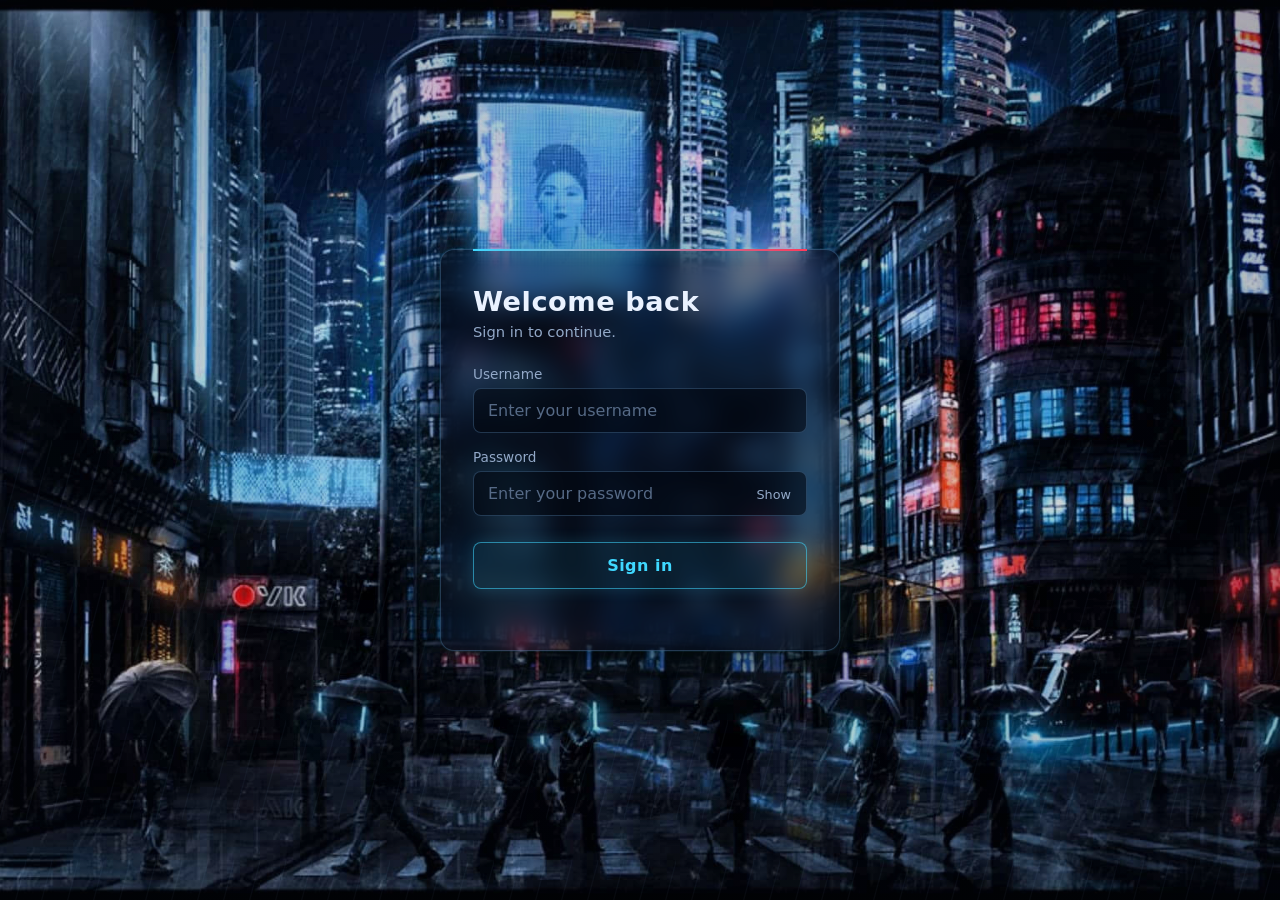
<file: index.html>
<!DOCTYPE html>
<html lang="en">
<head>
<meta charset="UTF-8">
<meta name="viewport" content="width=device-width, initial-scale=1">
<title>RMV Manpover Services</title>
<link rel="stylesheet" href="style.css">
</head>
<body>
  <div class="rain" aria-hidden="true"></div>

  <!-- ============ LOGIN PAGE ============ -->
  <div class="view" id="loginView">
    <section class="card">
      <h1>Welcome back</h1>
      <p class="sub">Sign in to continue.</p>

      <form id="loginForm" novalidate>
        <label for="user">Username</label>
        <input id="user" name="user" type="text" autocomplete="username" autocapitalize="none" autocorrect="off" spellcheck="false" placeholder="Enter your username" required>

        <label for="pass">Password</label>
        <div class="pw">
          <input id="pass" name="pass" type="password" autocomplete="current-password" autocapitalize="none" autocorrect="off" spellcheck="false" placeholder="Enter your password" required>
          <button type="button" id="toggle" aria-label="Show password">Show</button>
        </div>

        <button class="flow submit" id="submitBtn" type="submit"><span class="label">Sign in</span></button>
        <p class="error" id="error" role="alert"></p>
      </form>
    </section>
  </div>

  <!-- ============ HOME PAGE ============ -->
  <div class="view" id="homeView" hidden>
    <header class="bar glass">
      <div class="brand">
        <div class="mark" aria-hidden="true">RMV</div>
        <div class="name">RMV MANPOVER SERVICES</div>
      </div>
      <div class="right">
        <div class="user"><i class="dot" aria-hidden="true"></i><span>Signed in</span></div>
        <button class="flow out" id="signOut"><span class="label">Sign out</span></button>
      </div>
    </header>

    <main>
      <section class="hero">
        <div>
          <h1 class="hello"><span id="greet">Good evening</span>,<br><em>welcome back.</em></h1>
          <p class="sub">Pick up where you left off. Everything for your team is one click away.</p>
        </div>
        <div class="clock glass">
          <div class="time" id="time">--:--<small id="sec">--</small></div>
          <div class="date" id="date">&nbsp;</div>
        </div>
      </section>

      <section class="grid">
        <a class="tile glass" href="companies.html">
          <div class="ico"><svg viewBox="0 0 24 24"><path d="M4 21V5a1 1 0 0 1 1-1h8a1 1 0 0 1 1 1v16M14 9h5a1 1 0 0 1 1 1v11M3 21h18M8 8h2M8 12h2M8 16h2M17 13h.01M17 17h.01"/></svg></div>
          <h3>Companies</h3><p>Add client companies and import their registers.</p>
          <div class="go">Open <svg viewBox="0 0 24 24"><path d="M5 12h14M13 6l6 6-6 6"/></svg></div>
        </a>
        <a class="tile glass" href="formulas.html">
          <div class="ico"><svg viewBox="0 0 24 24"><path d="M17 5H7l6 7-6 7h10"/></svg></div>
          <h3>Formulas</h3><p>Set the PF, ESI and invoice rates for each company.</p>
          <div class="go">Open <svg viewBox="0 0 24 24"><path d="M5 12h14M13 6l6 6-6 6"/></svg></div>
        </a>
        <a class="tile glass" href="employees.html">
          <div class="ico"><svg viewBox="0 0 24 24"><circle cx="9" cy="8" r="3.2"/><path d="M3 20c0-3.3 2.7-6 6-6s6 2.7 6 6"/><circle cx="17.5" cy="9" r="2.4"/><path d="M17 14.2c2.4.3 4 2.2 4 4.8"/></svg></div>
          <h3>Employees</h3><p>View and manage your workforce records.</p>
          <div class="go">Open <svg viewBox="0 0 24 24"><path d="M5 12h14M13 6l6 6-6 6"/></svg></div>
        </a>
        <a class="tile glass" href="payroll.html">
          <div class="ico"><svg viewBox="0 0 24 24"><rect x="3" y="6" width="18" height="12" rx="2.5"/><circle cx="12" cy="12" r="2.6"/><path d="M6.5 9.5v.01M17.5 14.5v.01"/></svg></div>
          <h3>Payroll</h3><p>Calculate salaries and prepare payslips.</p>
          <div class="go">Open <svg viewBox="0 0 24 24"><path d="M5 12h14M13 6l6 6-6 6"/></svg></div>
        </a>
        <a class="tile glass" href="attendance.html">
          <div class="ico"><svg viewBox="0 0 24 24"><rect x="3.5" y="5" width="17" height="15" rx="2.5"/><path d="M8 3v4M16 3v4M3.5 10h17M9 15l2 2 4-4"/></svg></div>
          <h3>Attendance</h3><p>Track days worked, leave and overtime.</p>
          <div class="go">Open <svg viewBox="0 0 24 24"><path d="M5 12h14M13 6l6 6-6 6"/></svg></div>
        </a>
        <a class="tile glass" href="reports.html">
          <div class="ico"><svg viewBox="0 0 24 24"><path d="M4 20V10M10 20V4M16 20v-7M22 20H2"/></svg></div>
          <h3>Reports</h3><p>Review summaries and download records.</p>
          <div class="go">Open <svg viewBox="0 0 24 24"><path d="M5 12h14M13 6l6 6-6 6"/></svg></div>
        </a>
      </section>
    </main>

    <footer>&copy; <span id="yr"></span> RMV Manpover Services</footer>
  </div>

<script>
  const loginView = document.getElementById('loginView');
  const homeView  = document.getElementById('homeView');
  const form = document.getElementById('loginForm');
  const err  = document.getElementById('error');
  const pass = document.getElementById('pass');
  const btn  = document.getElementById('submitBtn');
  const label = btn.querySelector('.label');

  const VALID_USER = 'rmv2026';
  const VALID_PASS = 'rmv@2026';

  /* ---- switching between the two pages ---- */
  function showHome() {
    loginView.hidden = true; homeView.hidden = false;
    document.body.classList.add('in-home');
    window.scrollTo(0, 0); tick();
  }
  function showLogin() {
    homeView.hidden = true; loginView.hidden = false;
    document.body.classList.remove('in-home');
    form.reset(); err.textContent = '';
    btn.classList.remove('busy', 'done', 'fail'); label.textContent = 'Sign in';
    pass.type = 'password'; document.getElementById('toggle').textContent = 'Show';
  }

  /* ---- login ---- */
  document.getElementById('toggle').addEventListener('click', e => {
    const show = pass.type === 'password';
    pass.type = show ? 'text' : 'password';
    e.target.textContent = show ? 'Hide' : 'Show';
    e.target.setAttribute('aria-label', show ? 'Hide password' : 'Show password');
  });

  function showFail(msg) {
    err.textContent = msg;
    btn.classList.add('fail');
    setTimeout(() => btn.classList.remove('fail'), 700);
  }

  form.addEventListener('submit', e => {
    e.preventDefault();
    if (btn.classList.contains('busy') || btn.classList.contains('done')) return;

    const u = form.user.value.trim().toLowerCase(), p = form.pass.value.trim();
    err.textContent = '';
    btn.classList.remove('fail');
    void btn.offsetWidth;
    btn.classList.add('busy');

    setTimeout(() => {
      btn.classList.remove('busy');
      if (u !== VALID_USER || p !== VALID_PASS) { showFail('Incorrect username or password.'); return; }
      btn.classList.add('done');
      label.textContent = 'Signed in';
      try { sessionStorage.setItem('rmvAuth', '1'); } catch (e) {}
      setTimeout(showHome, 400);
    }, 700);
  });

  /* ---- home ---- */
  document.getElementById('signOut').addEventListener('click', () => {
    try { sessionStorage.removeItem('rmvAuth'); } catch (e) {}
    showLogin();
  });

  const pad = n => String(n).padStart(2, '0');
  function tick() {
    const d = new Date(), h = d.getHours();
    document.getElementById('greet').textContent = h < 12 ? 'Good morning' : h < 17 ? 'Good afternoon' : 'Good evening';
    document.getElementById('time').firstChild.nodeValue = pad(h % 12 || 12) + ':' + pad(d.getMinutes());
    document.getElementById('sec').textContent = pad(d.getSeconds()) + ' ' + (h < 12 ? 'AM' : 'PM');
    document.getElementById('date').textContent = d.toLocaleDateString(undefined, { weekday:'long', day:'numeric', month:'long', year:'numeric' });
  }
  setInterval(() => { if (!homeView.hidden) tick(); }, 1000);
  document.getElementById('yr').textContent = new Date().getFullYear();

  document.querySelectorAll('.tile').forEach(t => {
        t.addEventListener('mousemove', e => {
      const r = t.getBoundingClientRect();
      t.style.setProperty('--mx', (e.clientX - r.left) + 'px');
      t.style.setProperty('--my', (e.clientY - r.top) + 'px');
    });
  });

  window.addEventListener('pageshow', e => {
    if (!e.persisted) return;
    let ok = false; try { ok = sessionStorage.getItem('rmvAuth') === '1'; } catch (x) {}
    if (ok) showHome(); else showLogin();
  });

  /* stay signed in on refresh (until the tab is closed or you sign out) */
  try { if (sessionStorage.getItem('rmvAuth') === '1') showHome(); } catch (e) {}
</script>
</body>
</html>
</file>
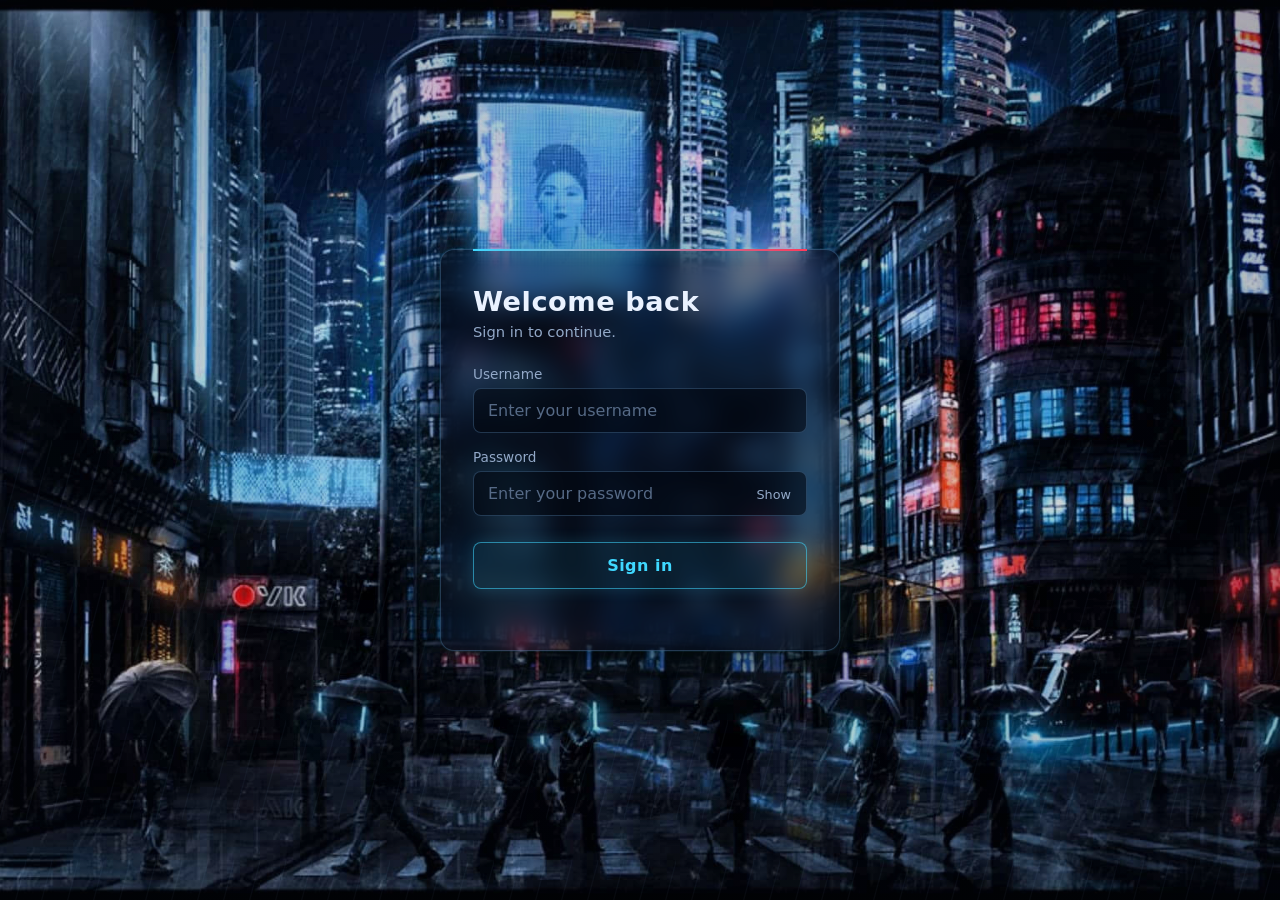
<file: attendance.html>
<!DOCTYPE html>
<html lang="en">
<head>
<meta charset="UTF-8">
<meta name="viewport" content="width=device-width, initial-scale=1">
<title>Attendance | RMV Manpover Services</title>
<link rel="stylesheet" href="style.css">
<style>
  .legend { display:flex; flex-wrap:wrap; gap:8px 18px; padding:12px 18px; font-size:.82rem; color:var(--muted); border-bottom:1px solid var(--line); }
  .legend span { display:inline-flex; align-items:center; gap:7px; }
  .chip { display:inline-grid; place-items:center; width:24px; height:24px; border-radius:7px; font-weight:700; font-size:.78rem; border:1px solid transparent; }
  .chip.s-P, .cell.s-P { color:#3dffa0; background:rgba(61,255,160,.12); border-color:rgba(61,255,160,.4); }
  .chip.s-H, .cell.s-H { color:#ffc857; background:rgba(255,200,87,.12); border-color:rgba(255,200,87,.4); }
  .chip.s-A, .cell.s-A { color:var(--neon-red); background:rgba(255,59,92,.14); border-color:rgba(255,59,92,.45); }
  .chip.s-L, .cell.s-L { color:#c79bff; background:rgba(199,155,255,.13); border-color:rgba(199,155,255,.4); }
  .chip.s-W, .cell.s-W { color:#8fa6c4; background:rgba(143,166,196,.12); border-color:rgba(143,166,196,.35); }

  table.att { min-width:0; table-layout:auto; width:max-content; min-width:100%; }
  table.att th:nth-child(n) { width:auto; }
  table.att th, table.att td { padding:10px 3px; text-align:center; overflow:visible; }
  table.att tbody td { border-top:1px solid rgba(130,195,255,.1); }
  table.att tbody tr:hover td:not(.who) { background:rgba(63,216,255,.06); }
  table.att thead th { font-size:.7rem; letter-spacing:0; text-transform:none; line-height:1.25; }
  table.att thead th small { display:block; color:var(--muted); font-size:.64rem; opacity:.8; }
  table.att th.sun, table.att td.sun { background:rgba(255,59,92,.06); }
  table.att th.today { color:var(--cyan); box-shadow:inset 0 -2px 0 var(--cyan); }
  table.att .who { text-align:left; padding-left:16px; padding-right:12px; min-width:170px; max-width:220px; position:sticky; left:0; z-index:2;
    background:#0a1426; border-right:1px solid var(--line); white-space:nowrap; overflow:hidden; text-overflow:ellipsis; font-size:.9rem; }
  table.att .who small { display:block; color:var(--muted); font-size:.72rem; }
  table.att thead .who { text-transform:uppercase; font-size:.72rem; letter-spacing:.08em; color:var(--muted); }
  table.att .tot { min-width:52px; font-variant-numeric:tabular-nums; font-size:.88rem; }
  table.att thead .tot { padding:10px 6px; text-transform:uppercase; letter-spacing:.08em; font-size:.72rem; }
  table.att tbody .tot:first-of-type { border-left:1px solid var(--line); }
  table.att tfoot td { border-top:1px solid var(--line); padding:10px 3px; color:var(--muted); font-size:.74rem; font-variant-numeric:tabular-nums; }
  table.att tfoot .who { color:var(--muted); font-size:.74rem; text-transform:uppercase; letter-spacing:.06em; }

  .cell { width:28px; height:28px; border-radius:7px; font:inherit; font-weight:700; font-size:.78rem; cursor:pointer;
    color:var(--muted); background:rgba(255,255,255,.03); border:1px solid rgba(130,195,255,.14); padding:0; transition:transform .12s, border-color .15s; }
  .cell:hover { transform:scale(1.12); border-color:var(--cyan); }
  .cell:focus-visible { outline:2px solid #fff; outline-offset:1px; }
  input.ot { width:58px; padding:5px 6px; text-align:center; font-size:.85rem; border-radius:6px; }
  .gmeta { color:var(--muted); font-size:.85rem; }
  .tip { color:var(--muted); font-size:.8rem; padding:12px 18px; margin:0; border-top:1px solid var(--line); }
  @media print {
    body::before, .rain, .bar, .tools, .actions, .legend, .tip, .toast { display:none !important; }
    body { background:#fff; color:#000; } .glass { background:none; border:0; box-shadow:none; backdrop-filter:none; }
    table.att .who { background:#fff; } .cell { color:#000; border-color:#999; }
  }
</style>
</head>
<body>
<script src="common.js"></script>

  <div class="view">
    <main class="wrap">
      <div class="head">
        <div>
          <h2>Attendance</h2>
          <p id="attSummary"></p>
        </div>
        <div class="actions">
          <button class="flow btn" id="fillBtn"><span class="label">Mark all present</span></button>
          <button class="flow btn ghost" id="clearBtn"><span class="label">Clear month</span></button>
          <button class="flow btn ghost" id="exportBtn"><span class="label">Export CSV</span></button>
          <button class="flow btn ghost" id="printBtn"><span class="label">Print</span></button>
        </div>
      </div>

      <div class="tools glass">
        <select id="coSel" aria-label="Company"></select>
        <select id="mSel" aria-label="Month"></select>
        <select id="ySel" aria-label="Year" style="flex:0 1 130px"></select>
      </div>

      <section class="group glass">
        <div class="ghead">
          <h3><span id="gTitle">Company</span> <span class="count" id="gCount">0</span></h3>
          <span class="gmeta" id="gMonth"></span>
        </div>
        <div class="legend" aria-label="Legend">
          <span><i class="chip s-P">P</i>Present</span>
          <span><i class="chip s-H">H</i>Half day</span>
          <span><i class="chip s-A">A</i>Absent</span>
          <span><i class="chip s-L">L</i>Leave</span>
          <span><i class="chip s-W">W</i>Weekly off</span>
        </div>
        <div class="scroll" id="attBody"></div>
        <p class="tip">Click a box to cycle Present, Half day, Absent, Leave, Weekly off, then blank. Or select a box and press P, H, A, L, W, or Delete.</p>
      </section>
    </main>
  </div>

  <div class="toast" id="toast" hidden></div>

<script>
(function () {
  var EMP_KEY = 'rmvEmployees', ATT_KEY = 'rmvAttendance', PREF_KEY = 'rmvAttendancePrefs';
  var CYCLE = ['', 'P', 'H', 'A', 'L', 'W'];
  var $ = function (id) { return document.getElementById(id); };
  var esc = function (v) { return String(v == null ? '' : v).replace(/[&<>"']/g, function (c) { return ({'&':'&amp;','<':'&lt;','>':'&gt;','"':'&quot;',"'":'&#39;'})[c]; }); };
  var load = function (k, d) { try { var v = JSON.parse(localStorage.getItem(k) || 'null'); return v == null ? d : v; } catch (e) { return d; } };
  var store = function (k, v) { try { localStorage.setItem(k, JSON.stringify(v)); } catch (e) {} };

  var emp = load(EMP_KEY, { companies: [], employees: [] });
  if (!emp.companies || !emp.employees) emp = { companies: [], employees: [] };
  var att = load(ATT_KEY, {});
  var prefs = load(PREF_KEY, {});

  var now = new Date();
  var qc = new URLSearchParams(location.search).get('company');
  var company = emp.companies.indexOf(qc) >= 0 ? qc : (emp.companies.indexOf(prefs.company) >= 0 ? prefs.company : (emp.companies[0] || ''));
  var month = /^\d{4}-\d{2}$/.test(prefs.month || '') ? prefs.month : now.getFullYear() + '-' + String(now.getMonth() + 1).padStart(2, '0');


  var MN = ['January','February','March','April','May','June','July','August','September','October','November','December'];
  (function () {
    var cy = new Date().getFullYear(), y = '';
    for (var k = 2020; k <= cy + 5; k++) y += '<option>' + k + '</option>';
    $('ySel').innerHTML = y;
    $('mSel').innerHTML = MN.map(function (n, i) { return '<option value="' + String(i + 1).padStart(2, '0') + '">' + n + '</option>'; }).join('');
  })();
  function setMonthUI() {
    var yy = month.slice(0, 4);
    if (![].some.call($('ySel').options, function (o) { return o.value === yy; })) $('ySel').insertAdjacentHTML('beforeend', '<option>' + yy + '</option>');
    $('mSel').value = month.slice(5); $('ySel').value = yy;
  }
  function onMonth() { month = $('ySel').value + '-' + $('mSel').value; prefs.month = month; store(PREF_KEY, prefs); render(); }

  function toast(msg, bad) {
    var t = $('toast'); t.textContent = msg; t.classList.toggle('bad', !!bad); t.hidden = false;
    clearTimeout(toast.t); toast.t = setTimeout(function () { t.hidden = true; }, 2400);
  }
  function fmt(n) { return Number.isInteger(n) ? String(n) : n.toFixed(1); }
  function dim() { var p = month.split('-'); return new Date(+p[0], +p[1], 0).getDate(); }
  function dow(d) { var p = month.split('-'); return new Date(+p[0], +p[1] - 1, d).getDay(); }
  function monthLabel() { var p = month.split('-'); return new Date(+p[0], +p[1] - 1, 1).toLocaleDateString(undefined, { month: 'long', year: 'numeric' }); }
  function people() { return emp.employees.filter(function (x) { return x.company === company; }); }
  function rec(id) { var m = att[month] = att[month] || {}; return m[id] = m[id] || { d: {}, ot: 0 }; }
  function peek(id) { return (att[month] && att[month][id]) || { d: {}, ot: 0 }; }

  function totals(id) {
    var r = peek(id), t = { P: 0, H: 0, A: 0, L: 0, W: 0 };
    Object.keys(r.d).forEach(function (k) { if (t[r.d[k]] != null) t[r.d[k]]++; });
    return { worked: t.P + t.H * 0.5, W: t.W, L: t.L, A: t.A, ot: +r.ot || 0 };
  }

  function render() {
    var sel = $('coSel');
    sel.innerHTML = emp.companies.length ? emp.companies.map(function (c) { return '<option>' + esc(c) + '</option>'; }).join('') : '<option value="">No companies</option>';
    sel.value = company; setMonthUI();

    var list = people(), n = dim(), body = $('attBody');
    $('attSummary').textContent = company
      ? list.length + ' employee' + (list.length === 1 ? '' : 's') + ' in ' + company
      : 'No companies added yet';
    $('gTitle').textContent = company || 'No company';
    $('gCount').textContent = list.length;
    $('gMonth').textContent = monthLabel();

    if (!emp.companies.length || !list.length) {
      body.innerHTML = '<div class="empty"><h3>' + (emp.companies.length ? 'No employees in ' + esc(company) : 'No employees yet') + '</h3>' +
        '<p>Add them on the <a href="employees.html" style="color:var(--cyan)">Employees</a> page, then come back to mark attendance.</p></div>';
      return;
    }

    var isNow = month === now.getFullYear() + '-' + String(now.getMonth() + 1).padStart(2, '0');
    var h = '<table class="att"><thead><tr><th class="who">Employee</th>';
    for (var d = 1; d <= n; d++) {
      var w = dow(d);
      h += '<th class="' + (w === 0 ? 'sun' : '') + (isNow && d === now.getDate() ? ' today' : '') + '">' + d + '<small>' + 'SMTWTFS'[w] + '</small></th>';
    }
    h += '<th class="tot">Worked</th><th class="tot">W/O</th><th class="tot">Leave</th><th class="tot">Absent</th><th class="tot">OT hrs</th></tr></thead><tbody>';

    list.forEach(function (x) {
      var r = peek(x.id), t = totals(x.id);
      h += '<tr data-row="' + x.id + '"><td class="who">' + esc(x.name) + '<small>' + esc(x.code || x.designation || '') + '</small></td>';
      for (var d = 1; d <= n; d++) {
        var s = r.d[d] || '';
        h += '<td class="' + (dow(d) === 0 ? 'sun' : '') + '"><button class="cell' + (s ? ' s-' + s : '') + '" data-e="' + x.id + '" data-d="' + d + '" aria-label="' +
          esc(x.name) + ', day ' + d + (s ? ', ' + s : ', blank') + '">' + s + '</button></td>';
      }
      h += '<td class="tot" data-t="worked">' + fmt(t.worked) + '</td><td class="tot" data-t="W">' + t.W + '</td><td class="tot" data-t="L">' + t.L + '</td><td class="tot" data-t="A">' + t.A +
        '</td><td class="tot"><input class="ot" type="number" min="0" step="0.5" data-ot="' + x.id + '" value="' + (t.ot || '') + '" aria-label="Overtime hours for ' + esc(x.name) + '"></td></tr>';
    });

    h += '</tbody><tfoot><tr><td class="who">Present</td>';
    for (var d2 = 1; d2 <= n; d2++) h += '<td data-f="' + d2 + '"></td>';
    h += '<td colspan="5"></td></tr></tfoot></table>';
    body.innerHTML = h;
    footer();
  }

  function footer() {
    var n = dim(), list = people();
    for (var d = 1; d <= n; d++) {
      var c = 0;
      list.forEach(function (x) { var s = peek(x.id).d[d]; if (s === 'P') c++; else if (s === 'H') c += 0.5; });
      var el = document.querySelector('[data-f="' + d + '"]'); if (el) el.textContent = c ? fmt(c) : '';
    }
  }

  function paintCell(btn, s) {
    btn.className = 'cell' + (s ? ' s-' + s : ''); btn.textContent = s;
    var lab = btn.getAttribute('aria-label').split(',').slice(0, 2).join(',');
    btn.setAttribute('aria-label', lab + (s ? ', ' + s : ', blank'));
  }
  function paintRow(id) {
    var tr = document.querySelector('[data-row="' + id + '"]'); if (!tr) return;
    var t = totals(id);
    tr.querySelector('[data-t="worked"]').textContent = fmt(t.worked);
    ['W', 'L', 'A'].forEach(function (k) { tr.querySelector('[data-t="' + k + '"]').textContent = t[k]; });
  }
  function setStatus(btn, s) {
    var id = btn.dataset.e, d = btn.dataset.d, r = rec(id);
    if (s) r.d[d] = s; else delete r.d[d];
    store(ATT_KEY, att); paintCell(btn, s); paintRow(id); footer();
  }

  /* ---- clicks and keys on the grid ---- */
  $('attBody').addEventListener('click', function (e) {
    var b = e.target.closest('.cell'); if (!b) return;
    var cur = b.textContent.trim();
    setStatus(b, CYCLE[(CYCLE.indexOf(cur) + 1) % CYCLE.length]);
  });
  $('attBody').addEventListener('keydown', function (e) {
    var b = e.target.closest('.cell'); if (!b) return;
    var k = e.key.toUpperCase();
    if ('PHALW'.indexOf(k) >= 0 && k.length === 1) { e.preventDefault(); setStatus(b, k); }
    else if (e.key === 'Delete' || e.key === 'Backspace') { e.preventDefault(); setStatus(b, ''); }
    else if (e.key === 'ArrowRight' || e.key === 'ArrowLeft') {
      var nx = b.closest('td')[e.key === 'ArrowRight' ? 'nextElementSibling' : 'previousElementSibling'];
      var c = nx && nx.querySelector('.cell'); if (c) { e.preventDefault(); c.focus(); }
    }
  });
  $('attBody').addEventListener('change', function (e) {
    var i = e.target.closest('input[data-ot]'); if (!i) return;
    var v = Math.max(0, parseFloat(i.value) || 0);
    rec(i.dataset.ot).ot = v; i.value = v || ''; store(ATT_KEY, att);
  });

  /* ---- toolbar ---- */
  $('coSel').addEventListener('change', function () { company = this.value; prefs.company = company; store(PREF_KEY, prefs); render(); });
  $('mSel').addEventListener('change', onMonth); $('ySel').addEventListener('change', onMonth);

  $('fillBtn').addEventListener('click', function () {
    var list = people(), n = dim(), filled = 0;
    if (!list.length) { toast('No employees to mark', true); return; }
    list.forEach(function (x) {
      var r = rec(x.id), start = 1, jm = String(x.joined || '').match(/^(\d{4})-(\d{2})-(\d{2})$/);
      if (jm) { if (jm[1] + '-' + jm[2] === month) start = +jm[3]; else if (jm[1] + '-' + jm[2] > month) start = n + 1; }
      for (var d = start; d <= n; d++) if (!r.d[d]) { r.d[d] = dow(d) === 0 ? 'W' : 'P'; filled++; }
    });
    store(ATT_KEY, att); render();
    toast(filled ? 'Filled ' + filled + ' blank boxes (Sundays as weekly off)' : 'Nothing blank to fill');
  });
  $('clearBtn').addEventListener('click', function () {
    var list = people();
    if (!list.length) return;
    if (!confirm('Clear all attendance for ' + company + ' in ' + monthLabel() + '?')) return;
    list.forEach(function (x) { if (att[month]) delete att[month][x.id]; });
    store(ATT_KEY, att); render(); toast('Month cleared');
  });
  $('exportBtn').addEventListener('click', function () {
    var list = people(), n = dim();
    if (!list.length) { toast('Nothing to export', true); return; }
    var q = function (v) { return '"' + String(v == null ? '' : v).replace(/"/g, '""') + '"'; };
    var head = ['code', 'name']; for (var d = 1; d <= n; d++) head.push(d);
    head = head.concat(['worked', 'weekly_off', 'leave', 'absent', 'ot_hours']);
    var rows = list.map(function (x) {
      var r = peek(x.id), t = totals(x.id), row = [q(x.code), q(x.name)];
      for (var d = 1; d <= n; d++) row.push(r.d[d] || '');
      return row.concat([t.worked, t.W, t.L, t.A, t.ot]).join(',');
    });
    var a = document.createElement('a');
    a.href = URL.createObjectURL(new Blob([[head.join(',')].concat(rows).join('\r\n')], { type: 'text/csv' }));
    a.download = 'attendance-' + company.replace(/[^\w]+/g, '-') + '-' + month + '.csv';
    document.body.appendChild(a); a.click(); a.remove();
  });
  $('printBtn').addEventListener('click', function () { window.print(); });

  render();
})();
</script>
</body>
</html>
</file>
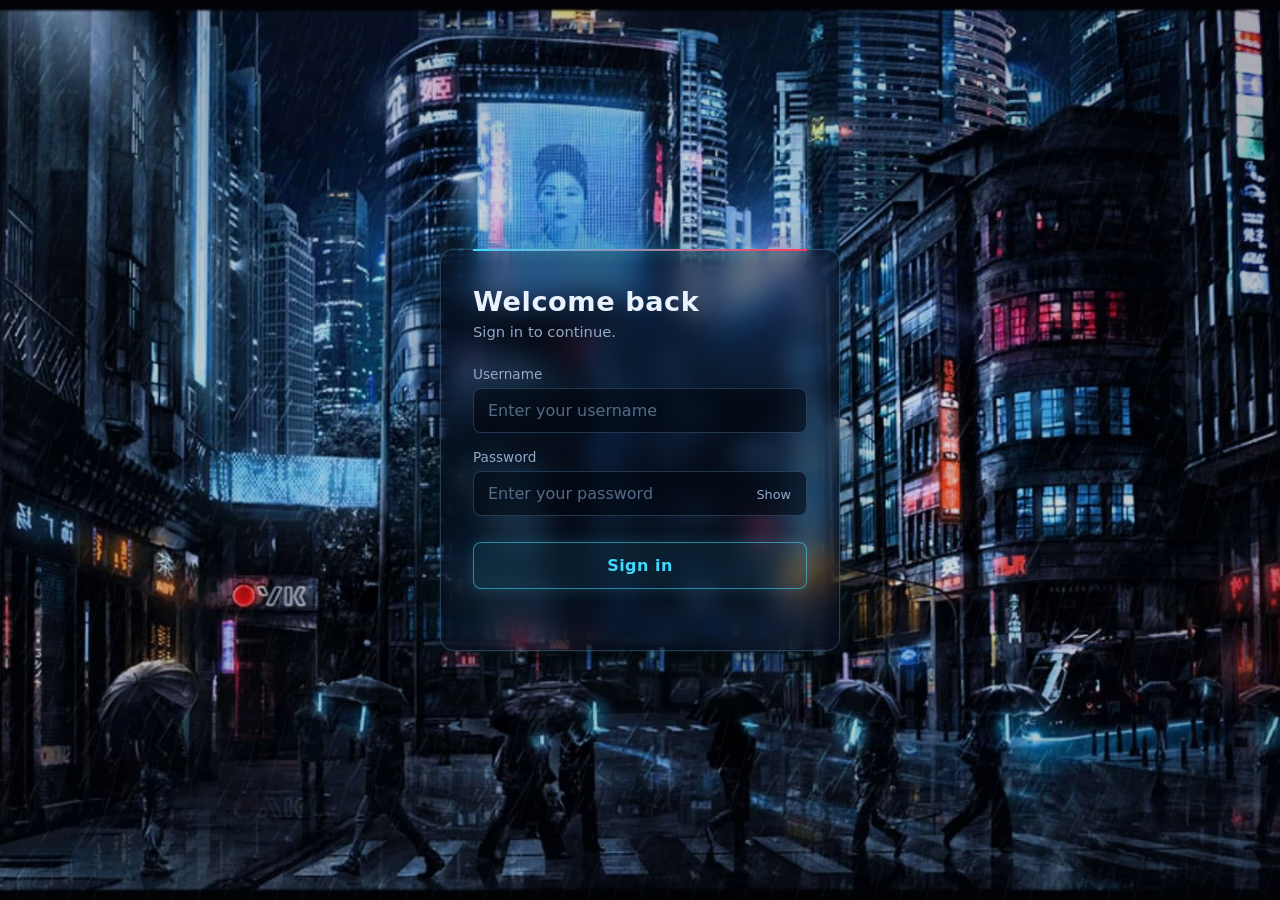
<file: companies.html>
<!DOCTYPE html>
<html lang="en">
<head>
<meta charset="UTF-8">
<meta name="viewport" content="width=device-width, initial-scale=1">
<title>Companies | RMV Manpover Services</title>
<link rel="stylesheet" href="style.css">
<style>
  .cgrid { display:grid; grid-template-columns:repeat(auto-fill,minmax(320px,1fr)); gap:18px; }
  .co { border-radius:18px; padding:22px; display:flex; flex-direction:column; gap:14px; transition:transform .3s, border-color .3s, box-shadow .3s; }
  .co:hover { transform:translateY(-4px); border-color:rgba(63,216,255,.55); box-shadow:0 22px 60px rgba(0,0,0,.5), 0 0 30px rgba(63,216,255,.15); }
  .co .top { display:flex; align-items:center; gap:14px; }
  .co .ico { flex:none; }
  .co h3 { font-size:1.15rem; font-weight:600; line-height:1.25; }
  .co .meta { color:var(--muted); font-size:.85rem; margin-top:2px; }
  .co .addr { color:var(--muted); font-size:.86rem; line-height:1.5; min-height:2.6em; }
  .co .addr em { opacity:.6; }
  .links { display:flex; flex-wrap:wrap; gap:8px; }
  .links a { text-decoration:none; font-size:.82rem; font-weight:600; color:var(--cyan); padding:7px 12px; border-radius:8px; border:1px solid rgba(63,216,255,.35); background:rgba(63,216,255,.06); transition:background .2s, color .2s; }
  .links a:hover { background:var(--cyan); color:#02121c; }
  .links a:focus-visible { outline:2px solid #fff; outline-offset:2px; }
  .co .foot { display:flex; justify-content:flex-end; gap:4px; margin-top:auto; border-top:1px solid rgba(130,195,255,.1); padding-top:10px; }
  textarea { width:100%; padding:12px 14px; font:inherit; color:var(--ink); background:rgba(2,8,18,.6); border:1px solid var(--line); border-radius:8px; outline:none; resize:vertical; min-height:80px; }
  textarea:focus-visible { border-color:var(--cyan); box-shadow:0 0 0 3px rgba(63,216,255,.25); }
</style>
</head>
<body>
<script src="common.js"></script>
<script src="xlsx.mini.min.js"></script>

  <div class="view">
    <main class="wrap">
      <div class="head">
        <div><h2>Companies</h2><p id="coSummary"></p></div>
        <div class="actions">
          <button class="flow btn" id="addCoBtn"><span class="label">+ Add company</span></button>
          <button class="flow btn ghost" id="regBtn"><span class="label">Import PayRegister (.xlsx)</span></button>
          <button class="flow btn ghost" id="bkBtn"><span class="label">Backup data</span></button>
          <button class="flow btn ghost" id="rsBtn"><span class="label">Restore backup</span></button>
          <input type="file" id="regFile" accept=".xlsx" hidden>
          <input type="file" id="rsFile" accept=".json,application/json" hidden>
        </div>
      </div>
      <div id="coList"></div>
    </main>
  </div>

  <dialog id="coDlg">
    <form id="coForm" novalidate>
      <h3 id="coDlgTitle">Add company</h3>
      <label for="coName">Company name</label><input id="coName" autocomplete="off" required>
      <label for="coAddr">Address (optional)</label><textarea id="coAddr"></textarea>
      <p class="error" id="coErr" role="alert"></p>
      <div class="dact">
        <button type="button" class="flow btn ghost" id="coCancel"><span class="label">Cancel</span></button>
        <button type="submit" class="flow btn"><span class="label">Save</span></button>
      </div>
    </form>
  </dialog>

  <div class="toast" id="toast" hidden></div>

<script>
  const KEY = 'rmvEmployees';
  let db = { companies: [], employees: [], info: {} };
  try { const saved = JSON.parse(localStorage.getItem(KEY) || 'null'); if (saved && saved.companies && saved.employees) db = saved; } catch (e) {}
  db.info = db.info || {};
  function save() { try { localStorage.setItem(KEY, JSON.stringify(db)); } catch (e) {} }

  const $ = id => document.getElementById(id);
  const esc = s => String(s ?? '').replace(/[&<>"']/g, c => ({'&':'&amp;','<':'&lt;','>':'&gt;','"':'&quot;',"'":'&#39;'}[c]));
  const uid = () => Date.now().toString(36) + Math.random().toString(36).slice(2, 7);
  function toast(msg, bad) {
    const t = $('toast'); t.textContent = msg; t.classList.toggle('bad', !!bad); t.hidden = false;
    clearTimeout(toast.t); toast.t = setTimeout(() => t.hidden = true, 3200);
  }

  function renderCompanies() {
    const total = db.employees.length;
    $('coSummary').textContent = db.companies.length
      ? `${db.companies.length} compan${db.companies.length === 1 ? 'y' : 'ies'} \u00b7 ${total} employee${total === 1 ? '' : 's'}`
      : 'No companies added yet';
    if (!db.companies.length) {
      $('coList').innerHTML = '<div class="empty glass"><h3>No companies yet</h3><p>Add one with the button above, or import a PayRegister .xlsx to add a company with all its employees at once.</p></div>';
      return;
    }
    $('coList').innerHTML = '<div class="cgrid">' + db.companies.map(c => {
      const n = db.employees.filter(x => x.company === c).length, a = (db.info[c] || {}).address, q = encodeURIComponent(c);
      return `<article class="co glass">
        <div class="top"><div class="ico"><svg viewBox="0 0 24 24"><path d="M4 21V5a1 1 0 0 1 1-1h8a1 1 0 0 1 1 1v16M14 9h5a1 1 0 0 1 1 1v11M3 21h18M8 8h2M8 12h2M8 16h2M17 13h.01M17 17h.01"/></svg></div>
          <div><h3>${esc(c)}</h3><div class="meta">${n} employee${n === 1 ? '' : 's'}</div></div></div>
        <div class="addr">${a ? esc(a) : '<em>No address added</em>'}</div>
        <div class="links"><a href="employees.html?company=${q}">Employees</a><a href="attendance.html?company=${q}">Attendance</a><a href="formulas.html?company=${q}">Formula</a><a href="payroll.html?company=${q}">Payroll</a></div>
        <div class="foot"><button class="linkbtn" data-edit="${esc(c)}">Edit</button><button class="linkbtn del" data-del="${esc(c)}">Remove</button></div>
      </article>`;
    }).join('') + '</div>';
  }

  /* ---- add / edit company ---- */
  let editing = null;
  function openCo(name) {
    editing = name || null;
    $('coDlgTitle').textContent = name ? 'Edit company' : 'Add company';
    $('coName').value = name || ''; $('coAddr').value = name ? ((db.info[name] || {}).address || '') : ''; $('coErr').textContent = '';
    $('coDlg').showModal(); $('coName').focus();
  }
  $('addCoBtn').addEventListener('click', () => openCo());
  $('coCancel').addEventListener('click', () => $('coDlg').close());
  $('coForm').addEventListener('submit', e => {
    e.preventDefault();
    const n = $('coName').value.trim(), addr = $('coAddr').value.trim();
    if (!n) { $('coErr').textContent = 'Enter the company name.'; return; }
    if (db.companies.some(c => c.toLowerCase() === n.toLowerCase() && c !== editing)) { $('coErr').textContent = 'That company is already added.'; return; }
    if (editing) {
      const i = db.companies.indexOf(editing); db.companies[i] = n;
      if (n !== editing) {
        db.employees.forEach(x => { if (x.company === editing) x.company = n; });
        if (db.info[editing]) { db.info[n] = db.info[editing]; delete db.info[editing]; }
      }
    } else db.companies.push(n);
    if (addr) db.info[n] = Object.assign({}, db.info[n], { address: addr }); else if (db.info[n]) delete db.info[n].address;
    save(); $('coDlg').close(); renderCompanies(); toast(editing ? 'Company updated' : 'Company added');
  });

  $('coList').addEventListener('click', e => {
    const b = e.target.closest('button'); if (!b) return;
    if (b.dataset.edit) openCo(b.dataset.edit);
    else if (b.dataset.del) {
      const c = b.dataset.del, n = db.employees.filter(x => x.company === c).length;
      if (confirm(`Remove ${c}${n ? ` and its ${n} employee${n === 1 ? '' : 's'}` : ''}?`)) {
        db.companies = db.companies.filter(v => v !== c); db.employees = db.employees.filter(v => v.company !== c); delete db.info[c];
        save(); renderCompanies(); toast('Company removed');
      }
    }
  });

  /* ---- Import a monthly PayRegister .xlsx (adds the company, its employees, rates and that month's inputs) ---- */
  const PAY_KEY = 'rmvPayroll';
  const norm = s => String(s == null ? '' : s).replace(/\s+/g, '').toLowerCase();
  const MONTHS = ['january','february','march','april','may','june','july','august','september','october','november','december'];
  const toISO = v => { const m = String(v || '').trim().match(/^(\d{1,2})[\/\-.](\d{1,2})[\/\-.](\d{4})$/); return m ? `${m[3]}-${m[2].padStart(2,'0')}-${m[1].padStart(2,'0')}` : ''; };

  $('regBtn').addEventListener('click', () => $('regFile').click());
  $('regFile').addEventListener('change', async e => {
    const f = e.target.files[0]; e.target.value = ''; if (!f) return;
    if (typeof XLSX === 'undefined') { toast('xlsx.mini.min.js is missing. Keep it in the same folder as this page.', true); return; }
    try {
      const wb = XLSX.read(await f.arrayBuffer(), { type: 'array' });
      const rows = XLSX.utils.sheet_to_json(wb.Sheets[wb.SheetNames[0]], { header: 1, defval: '', raw: true });

      // month from the title row, company from the second row
      const title = String(rows[0] && rows[0][0] || ''), tm = title.match(/([A-Za-z]+)\s*\/\s*(\d{4})/);
      const mi = tm ? MONTHS.indexOf(tm[1].toLowerCase()) : -1;
      const month = mi >= 0 ? tm[2] + '-' + String(mi + 1).padStart(2, '0') : '';
      const head2 = String(rows[1] && rows[1][0] || '').replace(/_x000D_/g, '').split(/\r?\n/).map(s => s.trim()).filter(Boolean);
      const company = (head2[0] || '').split('/')[0].trim();
      const address = head2.slice(1).join(', ');
      if (!company) { toast('Could not find the company name in that file', true); return; }

      // header row: has "Code" and "Name"
      const hi = rows.findIndex(r => r.some(c => norm(c) === 'code') && r.some(c => norm(c) === 'name'));
      if (hi < 0) { toast('Could not find the Code / Name columns', true); return; }
      const idx = {}; rows[hi].forEach((c, i) => { const k = norm(c); if (k && !(k in idx)) idx[k] = i; });
      const col = (...names) => { for (const n of names) if (n in idx) return idx[n]; return -1; };
      const C = { code: col('code'), name: col('name'), gender: col('gender'), doj: col('doj'), bank: col('bankname'), ac: col('a/cno'), pf: col('pfno'),
        uan: col('uan'), esi: col('esino'), desig: col('designation'), mobile: col('mobile'), phone: col('phone'),
        payable: col('maxpayabledays'), abs: col('abs./lwp'), paid: col('netpaiddays'), eBU: col('basicsalary(d)'), eBV: col('hra'), rate: col('dailyrate[actual]'), hra: col('hra[actual]'),
        ot: col('overtime[actual]'), arrear: col('arrearsalary[actual]'), meals: col('freemeals[actual]'), adv: col('advance[actual]') };
      if (C.rate < 0 || C.hra < 0) { toast('This file has no DAILY RATE / HRA columns', true); return; }

      const val = (r, k) => (k >= 0 ? r[k] : '');
      const text = v => String(v == null ? '' : v).trim();
      const n = v => (v === '' || v == null || isNaN(+v)) ? 0 : +v;

      if (!db.companies.some(c => c.toLowerCase() === company.toLowerCase())) db.companies.push(company);
      const co = db.companies.find(c => c.toLowerCase() === company.toLowerCase());
      db.info = db.info || {}; if (address) db.info[co] = { address };

      let pay = {}; try { pay = JSON.parse(localStorage.getItem(PAY_KEY) || '{}') || {}; } catch (er) {}
      let added = 0, updated = 0; const inReg = new Set();
      for (let i = hi + 1; i < rows.length; i++) {
        const r = rows[i], name = text(val(r, C.name)), code = text(val(r, C.code));
        if (/^total$/i.test(name)) break;
        if (!name || !code) continue;
        const rate = n(val(r, C.rate)), hra = n(val(r, C.hra));
        const data = { company: co, code, name, designation: text(val(r, C.desig)), phone: text(val(r, C.mobile)) || text(val(r, C.phone)),
          joined: toISO(val(r, C.doj)), gender: text(val(r, C.gender)),
          bank: text(val(r, C.bank)), acNo: text(val(r, C.ac)), pfNo: text(val(r, C.pf)), uan: text(val(r, C.uan)), esiNo: text(val(r, C.esi)) };
        let emp = db.employees.find(x => x.company === co && x.code === code);
        if (emp) { Object.assign(emp, data); updated++; } else { emp = { id: uid(), ...data }; db.employees.push(emp); added++; }
        // an employee's own rate/HRA follow the newest month imported; every month keeps the figures it was paid with
        if (month && (!emp.rateMonth || month >= emp.rateMonth)) { emp.rate = rate; emp.hra = hra; emp.rateMonth = month; }
        else if (!month) { emp.rate = rate; emp.hra = hra; }
        inReg.add(emp.id);
        if (month) {
          pay[month] = pay[month] || {};
          pay[month][emp.id] = { payable: n(val(r, C.payable)), abs: n(val(r, C.abs)), adv: n(val(r, C.adv)), ot: n(val(r, C.ot)), arrear: n(val(r, C.arrear)), meals: n(val(r, C.meals)),
            rate, hra, reg: { paid: n(val(r, C.paid)), BU: n(val(r, C.eBU)), BV: n(val(r, C.eBV)), rate, hra } };
        }
      }
      // in every month that has an imported register for this company, people who are not in it were not paid that month
      let skipped = 0;
      Object.keys(pay).forEach(mo => {
        const mine = db.employees.filter(x => x.company === co);
        if (!mine.some(x => pay[mo][x.id] && pay[mo][x.id].reg)) return;
        mine.forEach(x => { if (!pay[mo][x.id]) { pay[mo][x.id] = { skip: true }; if (mo === month) skipped++; } });
      });
      save(); try { localStorage.setItem(PAY_KEY, JSON.stringify(pay)); } catch (er) {}
      renderCompanies();
      const ml = month ? new Date(+month.slice(0, 4), +month.slice(5) - 1, 1).toLocaleDateString(undefined, { month: 'long', year: 'numeric' }) : '';
      toast(`${co}: ${added} added${updated ? ', ' + updated + ' updated' : ''}${skipped ? ', ' + skipped + ' not in this register' : ''}${ml ? ' · ' + ml + ' payroll saved' : ''}`);
    } catch (er) { console.error(er); toast('Could not read that file', true); }
  });


  /* ---- backup / restore everything (companies, employees, attendance, payroll, formulas) ---- */
  const BK_KEYS = ['rmvEmployees', 'rmvAttendance', 'rmvPayroll', 'rmvFormulas', 'rmvPayrollRates'];
  $('bkBtn').addEventListener('click', () => {
    const data = {}; BK_KEYS.forEach(k => { try { const v = JSON.parse(localStorage.getItem(k) || 'null'); if (v != null) data[k] = v; } catch (e) {} });
    const a = document.createElement('a');
    a.href = URL.createObjectURL(new Blob([JSON.stringify({ app: 'rmv', version: 1, saved: new Date().toISOString(), data }, null, 1)], { type: 'application/json' }));
    a.download = 'rmv-backup-' + new Date().toISOString().slice(0, 10) + '.json';
    document.body.appendChild(a); a.click(); a.remove(); toast('Backup downloaded');
  });
  $('rsBtn').addEventListener('click', () => $('rsFile').click());
  $('rsFile').addEventListener('change', async e => {
    const f = e.target.files[0]; e.target.value = ''; if (!f) return;
    try {
      const o = JSON.parse(await f.text());
      if (!o || o.app !== 'rmv' || !o.data || !o.data.rmvEmployees) throw new Error('not a backup');
      if (!confirm('Replace all current companies, employees, attendance, payroll and formulas with this backup?')) return;
      BK_KEYS.forEach(k => { try { localStorage.removeItem(k); if (o.data[k] != null) localStorage.setItem(k, JSON.stringify(o.data[k])); } catch (er) {} });
      db = o.data.rmvEmployees; db.info = db.info || {}; renderCompanies(); toast('Backup restored');
    } catch (er) { toast('That is not a valid backup file', true); }
  });

  renderCompanies();
</script>
</body>
</html>
</file>
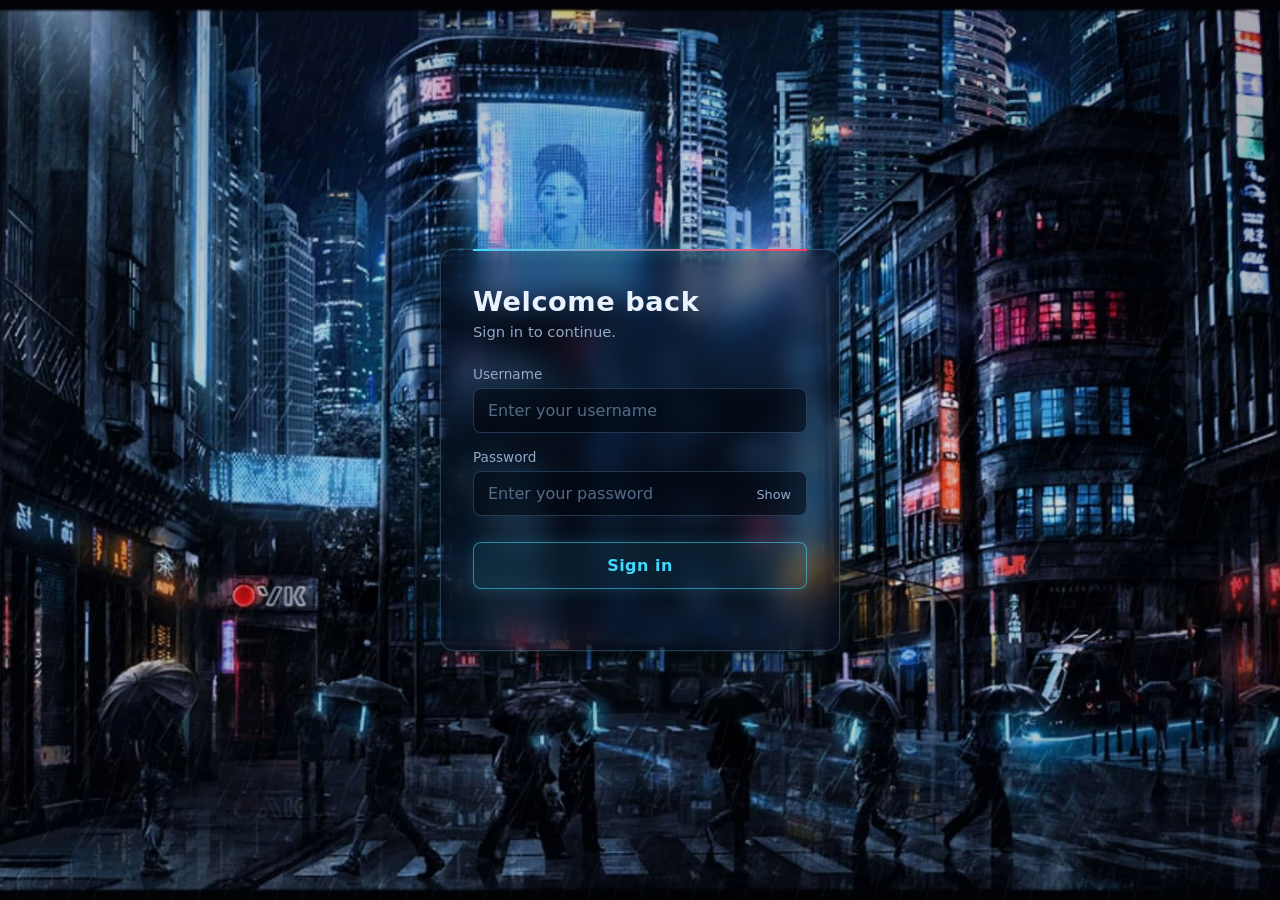
<file: employees.html>
<!DOCTYPE html>
<html lang="en">
<head>
<meta charset="UTF-8">
<meta name="viewport" content="width=device-width, initial-scale=1">
<title>Employees | RMV Manpover Services</title>
<link rel="stylesheet" href="style.css">
</head>
<body>
<script src="common.js"></script>
  <!-- ============ EMPLOYEES PAGE ============ -->
  <div class="view" id="empView">
    <main class="wrap">
      <div class="head">
        <div>
          <h2>Employees</h2>
          <p id="empSummary"></p>
        </div>
        <div class="actions">
          <button class="flow btn" id="addEmpBtn"><span class="label">+ Add employee</span></button>
          <button class="flow btn ghost" id="importBtn"><span class="label">Import CSV</span></button>
          <button class="flow btn ghost" id="exportBtn"><span class="label">Export CSV</span></button>
          <input type="file" id="importFile" accept=".csv,text/csv" hidden>
        </div>
      </div>

      <div class="tools glass">
        <input id="search" type="search" placeholder="Search by name, code, designation or phone" autocomplete="off">
        <select id="coFilter" aria-label="Filter by company"><option value="">All companies</option></select>
      </div>

      <div id="empList"></div>
    </main>
  </div>

  <dialog id="empDlg">
    <form id="empForm" novalidate>
      <h3 id="empDlgTitle">Add employee</h3>
      <label for="fCompany">Company</label>
      <select id="fCompany" style="width:100%" required></select>
      <div class="row">
        <div><label for="fCode">Employee code</label><input id="fCode" autocomplete="off"></div>
        <div><label for="fJoined">Joining date</label><input id="fJoined" type="date"></div>
      </div>
      <label for="fName">Name</label><input id="fName" autocomplete="off" required>
      <div class="row">
        <div><label for="fDesig">Designation</label><input id="fDesig" autocomplete="off"></div>
        <div><label for="fPhone">Phone</label><input id="fPhone" type="tel" autocomplete="off"></div>
      </div>
      <div class="row">
        <div><label for="fRate">Daily rate (basic)</label><input id="fRate" type="number" min="0" step="any"></div>
        <div><label for="fHra">HRA (monthly)</label><input id="fHra" type="number" min="0" step="any"></div>
      </div>
      <div class="row">
        <div><label for="fBank">Bank name</label><input id="fBank" autocomplete="off"></div>
        <div><label for="fAcNo">A/c no</label><input id="fAcNo" autocomplete="off"></div>
      </div>
      <div class="row">
        <div><label for="fPf">PF no</label><input id="fPf" autocomplete="off"></div>
        <div><label for="fUan">UAN</label><input id="fUan" autocomplete="off"></div>
      </div>
      <label for="fEsi">ESI no</label><input id="fEsi" autocomplete="off">
      <p class="error" id="empErr" role="alert"></p>
      <div class="dact">
        <button type="button" class="flow btn ghost" id="empCancel"><span class="label">Cancel</span></button>
        <button type="submit" class="flow btn"><span class="label">Save</span></button>
      </div>
    </form>
  </dialog>

  <div class="toast" id="toast" hidden></div>
<script>
  /* =================== EMPLOYEES =================== */
  const KEY = 'rmvEmployees';
  let db = { companies: [], employees: [] };
  try { const saved = JSON.parse(localStorage.getItem(KEY) || 'null'); if (saved && saved.companies && saved.employees) db = saved; } catch (e) {}
  function save() { try { localStorage.setItem(KEY, JSON.stringify(db)); } catch (e) {} }

  const $ = id => document.getElementById(id);
  const esc = s => String(s ?? '').replace(/[&<>"']/g, c => ({'&':'&amp;','<':'&lt;','>':'&gt;','"':'&quot;',"'":'&#39;'}[c]));
  const uid = () => Date.now().toString(36) + Math.random().toString(36).slice(2, 7);

  function toast(msg, bad) {
    const t = $('toast'); t.textContent = msg; t.classList.toggle('bad', !!bad); t.hidden = false;
    clearTimeout(toast.t); toast.t = setTimeout(() => t.hidden = true, 2600);
  }
  function fmtDate(v) {
    if (!v) return '';
    const d = new Date(v + 'T00:00:00');
    return isNaN(d) ? v : d.toLocaleDateString(undefined, { day:'2-digit', month:'short', year:'numeric' });
  }

  function renderEmployees() {
    const q = $('search').value.trim().toLowerCase();
    const only = $('coFilter').value;

    // company filter options
    const cf = $('coFilter'); const cur = cf.value;
    cf.innerHTML = '<option value="">All companies</option>' + db.companies.map(c => `<option value="${esc(c)}">${esc(c)}</option>`).join('');
    cf.value = db.companies.includes(cur) ? cur : '';

    const total = db.employees.length;
    $('empSummary').textContent = db.companies.length
      ? `${total} employee${total === 1 ? '' : 's'} across ${db.companies.length} compan${db.companies.length === 1 ? 'y' : 'ies'}`
      : 'No companies added yet';

    const list = $('empList');
    if (!db.companies.length) {
      list.innerHTML = '<div class="empty glass"><h3>No companies yet</h3><p>Add a company on the <a href="companies.html" style="color:var(--cyan)">Companies</a> page first, then add its employees here.</p></div>';
      return;
    }

    const filtering = q || cf.value;
    let html = '';
    db.companies.filter(c => !cf.value || c === cf.value).forEach(c => {
      const rows = db.employees.filter(x => x.company === c && (!q ||
        [x.name, x.code, x.designation, x.phone].some(v => String(v || '').toLowerCase().includes(q))));
      if (q && !rows.length) return;
      html += `<section class="group glass"><div class="ghead"><h3>${esc(c)} <span class="count">${rows.length}</span></h3></div>`;
      if (!rows.length) html += '<p class="none">No employees yet.</p>';
      else html += `<div class="scroll"><table><thead><tr><th>Code</th><th>Name</th><th>Designation</th><th>Phone</th><th>Joined</th><th></th></tr></thead><tbody>` +
        rows.map(x => `<tr><td>${esc(x.code)}</td><td>${esc(x.name)}</td><td>${esc(x.designation)}</td><td>${esc(x.phone)}</td><td>${esc(fmtDate(x.joined))}</td>
          <td class="act"><button class="linkbtn" data-edit="${x.id}">Edit</button><button class="linkbtn del" data-del="${x.id}">Delete</button></td></tr>`).join('') +
        '</tbody></table></div>';
      html += '</section>';
    });
    list.innerHTML = html || '<div class="empty glass"><h3>No matches</h3><p>Try a different search.</p></div>';
  }

  $('search').addEventListener('input', renderEmployees);
  $('coFilter').addEventListener('change', renderEmployees);

  /* ---- add / edit employee ---- */
  let editId = null;
  function openEmp(emp) {
    if (!db.companies.length) { toast('Add a company first on the Companies page', true); return; }
    editId = emp ? emp.id : null;
    $('empDlgTitle').textContent = emp ? 'Edit employee' : 'Add employee';
    $('fCompany').innerHTML = db.companies.map(c => `<option>${esc(c)}</option>`).join('');
    $('fCompany').value = emp ? emp.company : ($('coFilter').value || db.companies[0]);
    $('fCode').value = emp?.code || ''; $('fName').value = emp?.name || '';
    $('fDesig').value = emp?.designation || ''; $('fPhone').value = emp?.phone || '';
    $('fJoined').value = emp?.joined || ''; $('empErr').textContent = '';
    $('fRate').value = emp?.rate ?? ''; $('fHra').value = emp?.hra ?? ''; $('fBank').value = emp?.bank || '';
    $('fAcNo').value = emp?.acNo || ''; $('fPf').value = emp?.pfNo || ''; $('fUan').value = emp?.uan || ''; $('fEsi').value = emp?.esiNo || '';
    $('empDlg').showModal(); $('fName').focus();
  }
  $('addEmpBtn').addEventListener('click', () => openEmp());
  $('empCancel').addEventListener('click', () => $('empDlg').close());
  $('empForm').addEventListener('submit', e => {
    e.preventDefault();
    const name = $('fName').value.trim();
    if (!name) { $('empErr').textContent = 'Enter the employee name.'; return; }
    const data = { company: $('fCompany').value, code: $('fCode').value.trim(), name,
      designation: $('fDesig').value.trim(), phone: $('fPhone').value.trim(), joined: $('fJoined').value,
      rate: $('fRate').value === '' ? null : +$('fRate').value, hra: $('fHra').value === '' ? null : +$('fHra').value,
      bank: $('fBank').value.trim(), acNo: $('fAcNo').value.trim(), pfNo: $('fPf').value.trim(), uan: $('fUan').value.trim(), esiNo: $('fEsi').value.trim() };
    if (editId) Object.assign(db.employees.find(x => x.id === editId), data);
    else db.employees.push({ id: uid(), ...data });
    save(); $('empDlg').close(); renderEmployees(); toast(editId ? 'Employee updated' : 'Employee added');
  });

  /* ---- edit / delete (event delegation) ---- */
  $('empList').addEventListener('click', e => {
    const t = e.target.closest('button'); if (!t) return;
    if (t.dataset.edit) openEmp(db.employees.find(x => x.id === t.dataset.edit));
    else if (t.dataset.del) {
      const x = db.employees.find(v => v.id === t.dataset.del);
      if (x && confirm(`Delete ${x.name}?`)) { db.employees = db.employees.filter(v => v.id !== x.id); save(); renderEmployees(); toast('Employee deleted'); }
    } 
  });

  /* ---- CSV import / export  (columns: company, code, name, designation, phone, joined) ---- */
  function parseCSV(text) {
    const rows = []; let row = [], cell = '', q = false;
    for (let i = 0; i < text.length; i++) {
      const ch = text[i];
      if (q) { if (ch === '"') { if (text[i+1] === '"') { cell += '"'; i++; } else q = false; } else cell += ch; }
      else if (ch === '"') q = true;
      else if (ch === ',') { row.push(cell); cell = ''; }
      else if (ch === '\n' || ch === '\r') { if (ch === '\r' && text[i+1] === '\n') i++; row.push(cell); rows.push(row); row = []; cell = ''; }
      else cell += ch;
    }
    if (cell || row.length) { row.push(cell); rows.push(row); }
    return rows.filter(r => r.some(c => c.trim()));
  }
  $('importBtn').addEventListener('click', () => $('importFile').click());
  $('importFile').addEventListener('change', async e => {
    const f = e.target.files[0]; e.target.value = ''; if (!f) return;
    const rows = parseCSV((await f.text()).replace(/^\uFEFF/, ''));
    if (rows.length < 2) { toast('That file has no rows', true); return; }
    const head = rows[0].map(h => h.trim().toLowerCase());
    const col = n => head.indexOf(n);
    if (col('company') < 0 || col('name') < 0) { toast('CSV needs "company" and "name" columns', true); return; }
    let added = 0, updated = 0;
    rows.slice(1).forEach(r => {
      const g = n => (col(n) >= 0 ? (r[col(n)] || '').trim() : '');
      const company = g('company'), name = g('name'); if (!company || !name) return;
      if (!db.companies.some(c => c.toLowerCase() === company.toLowerCase())) db.companies.push(company);
      const co = db.companies.find(c => c.toLowerCase() === company.toLowerCase());
      const num = v => v === '' || isNaN(+v) ? null : +v;
      const rec = { company: co, code: g('code'), name, designation: g('designation'), phone: g('phone'), joined: g('joined'),
        rate: num(g('rate')), hra: num(g('hra')), bank: g('bank'), acNo: g('acno'), pfNo: g('pfno'), uan: g('uan'), esiNo: g('esino') };
      const same = rec.code ? db.employees.find(x => x.company === co && x.code === rec.code) : null;
      if (same) { Object.assign(same, rec); updated++; return; }
      db.employees.push({ id: uid(), ...rec });
      added++;
    });
    save(); renderEmployees(); toast(`Imported ${added} employee${added === 1 ? '' : 's'}${updated ? ', updated ' + updated : ''}`);
  });
  $('exportBtn').addEventListener('click', () => {
    if (!db.employees.length) { toast('Nothing to export yet', true); return; }
    const q = v => '"' + String(v ?? '').replace(/"/g, '""') + '"';
    const csv = ['company,code,name,designation,phone,joined,rate,hra,bank,acno,pfno,uan,esino'].concat(
      db.employees.map(x => [x.company, x.code, x.name, x.designation, x.phone, x.joined, x.rate, x.hra, x.bank, x.acNo, x.pfNo, x.uan, x.esiNo].map(q).join(','))).join('\r\n');
    const a = document.createElement('a');
    a.href = URL.createObjectURL(new Blob([csv], { type: 'text/csv' })); a.download = 'employees.csv';
    document.body.appendChild(a); a.click(); a.remove();
  });



  var qc = new URLSearchParams(location.search).get('company');
  if (qc && db.companies.indexOf(qc) >= 0) $('coFilter').innerHTML = '<option value="' + esc(qc) + '"></option>', $('coFilter').value = qc;
  renderEmployees();
</script>
</body>
</html>
</file>
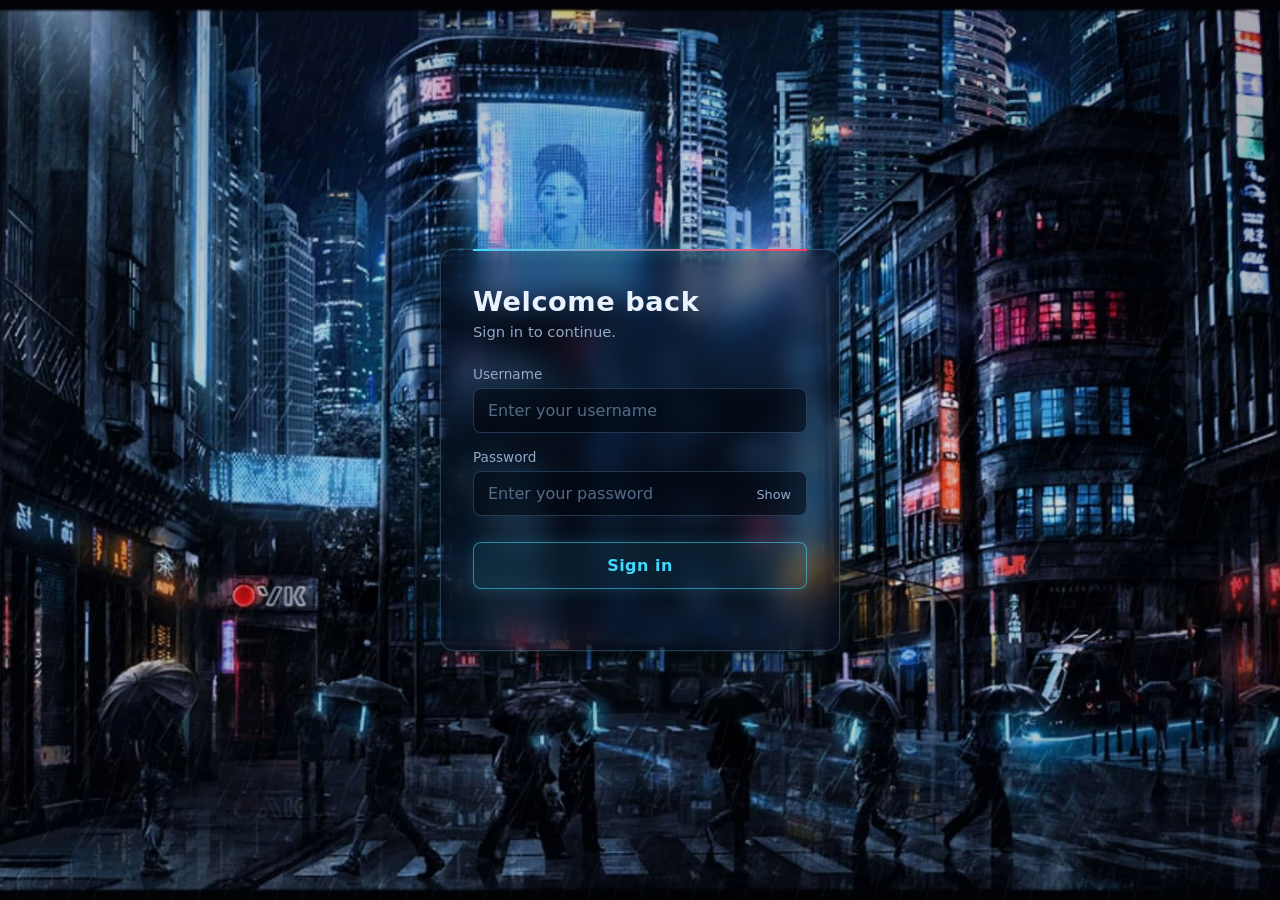
<file: formulas.html>
<!DOCTYPE html>
<html lang="en">
<head>
<meta charset="UTF-8">
<meta name="viewport" content="width=device-width, initial-scale=1">
<title>Formulas | RMV Manpover Services</title>
<link rel="stylesheet" href="style.css">
<style>
  .chip2 { font-size:.74rem; font-weight:600; border-radius:999px; padding:3px 11px; border:1px solid var(--line); color:var(--muted); }
  .chip2.on { color:#02121c; background:var(--cyan); border-color:var(--cyan); }
  .rgrid { display:grid; grid-template-columns:repeat(auto-fill,minmax(210px,1fr)); gap:14px 16px; padding:16px 18px 4px; }
  .rgrid label { margin:0 0 6px; }
  .rgrid .h { color:var(--muted); font-size:.76rem; margin-top:5px; line-height:1.4; }
  .ract { display:flex; justify-content:flex-end; gap:10px; padding:10px 18px 16px; }
  .steps { list-style:none; padding:6px 18px 14px; margin:0; counter-reset:s; }
  .steps li { counter-increment:s; display:grid; grid-template-columns:30px 1fr; gap:10px; padding:11px 0; border-bottom:1px solid rgba(130,195,255,.1); font-size:.93rem; line-height:1.5; }
  .steps li:last-child { border-bottom:0; }
  .steps li::before { content:counter(s); width:24px; height:24px; border-radius:7px; display:grid; place-items:center; font-size:.75rem; font-weight:700; color:var(--cyan); background:rgba(63,216,255,.1); border:1px solid rgba(63,216,255,.3); }
  .steps b { color:var(--cyan); font-weight:600; }
  .steps small { display:block; color:var(--muted); font-size:.8rem; }
  .sub { padding:14px 18px 0; font-size:.76rem; letter-spacing:.08em; text-transform:uppercase; color:var(--muted); font-weight:600; }
  .calc { display:grid; grid-template-columns:1fr 1fr; gap:0; }
  .calc > div { padding:14px 18px; }
  .calc .in { display:grid; grid-template-columns:1fr 1fr; gap:12px; border-right:1px solid var(--line); align-content:start; }
  .calc .in label { margin:0 0 6px; }
  .kv div { display:flex; justify-content:space-between; gap:12px; padding:9px 0; border-bottom:1px solid rgba(130,195,255,.1); font-size:.92rem; font-variant-numeric:tabular-nums; }
  .kv div:last-child { border-bottom:0; } .kv div span:first-child { color:var(--muted); }
  .kv div.tot { font-weight:700; } .kv div.tot span:first-child { color:var(--ink); } .kv div.tot span:last-child { color:var(--cyan); }
  .tools select { flex:1 1 320px; }
  @media (max-width:760px) { .calc { grid-template-columns:1fr; } .calc .in { border-right:0; border-bottom:1px solid var(--line); } }
</style>
</head>
<body>
<script src="common.js"></script>
<script src="formula.js"></script>

  <div class="view">
    <main class="wrap">
      <div class="head">
        <div><h2>Formulas</h2><p id="fSummary"></p></div>
      </div>

      <div class="tools glass">
        <select id="coSel" aria-label="Company"></select>
      </div>

      <section class="group glass">
        <div class="ghead">
          <h3><span id="gTitle">Company</span></h3>
          <span class="chip2" id="gChip">Default</span>
        </div>
        <div class="rgrid">
          <div><label for="rPf">Employee PF %</label><input id="rPf" type="number" step="any" min="0"><div class="h">Taken from the earned basic</div></div>
          <div><label for="rEsi">Employee ESI %</label><input id="rEsi" type="number" step="any" min="0"><div class="h">Taken from the earned gross</div></div>
          <div><label for="rSvc">Service charge %</label><input id="rSvc" type="number" step="any" min="0"><div class="h">Client invoice, on labour supply charges</div></div>
          <div><label for="rPfEr">Employer PF %</label><input id="rPfEr" type="number" step="any" min="0"><div class="h">Client invoice, on full-month basic</div></div>
          <div><label for="rEsiEr">Employer ESI %</label><input id="rEsiEr" type="number" step="any" min="0"><div class="h">Client invoice, on full-month gross. The register column says 4.75</div></div>
          <div><label for="rGst">SGST % (and CGST %)</label><input id="rGst" type="number" step="any" min="0"><div class="h">Each charged on the invoice total</div></div>
        </div>
        <div class="ract">
          <button class="flow btn ghost" id="resetBtn"><span class="label">Reset to defaults</span></button>
        </div>
      </section>

      <section class="group glass" style="margin-top:18px">
        <div class="ghead"><h3>How pay is calculated</h3><span class="gmeta" id="stepsFor"></span></div>
        <div class="sub">Employee wages</div>
        <ol class="steps" id="wageSteps"></ol>
        <div class="sub">Client invoice</div>
        <ol class="steps" id="invSteps" style="counter-reset:s 8"></ol>
      </section>

      <section class="group glass" style="margin-top:18px">
        <div class="ghead"><h3>Try it</h3><span class="gmeta">Check a calculation with this company's formula</span></div>
        <div class="calc">
          <div class="in">
            <div><label for="cRate">Daily rate</label><input id="cRate" type="number" min="0" step="any"></div>
            <div><label for="cHra">HRA (monthly)</label><input id="cHra" type="number" min="0" step="any"></div>
            <div><label for="cDays">Days in month</label><input id="cDays" type="number" min="1" max="31" step="1"></div>
            <div><label for="cPay">Payable days</label><input id="cPay" type="number" min="0" step="0.5"></div>
            <div><label for="cAbs">Absent days</label><input id="cAbs" type="number" min="0" step="0.5"></div>
            <div><label for="cAdv">Advance</label><input id="cAdv" type="number" min="0" step="any"></div>
          </div>
          <div class="kv" id="calcOut"></div>
        </div>
      </section>
    </main>
  </div>

  <div class="toast" id="toast" hidden></div>

<script>
(function () {
  var $ = function (id) { return document.getElementById(id); };
  var esc = function (v) { return String(v == null ? '' : v).replace(/[&<>"']/g, function (c) { return ({'&':'&amp;','<':'&lt;','>':'&gt;','"':'&quot;',"'":'&#39;'})[c]; }); };
  var money = function (n) { return Number(n || 0).toLocaleString('en-IN'); };
  var fmt = function (n) { return Number.isInteger(n) ? String(n) : (Math.round(n * 10000) / 10000).toString(); };

  var emp = { companies: [], employees: [] };
  try { var s = JSON.parse(localStorage.getItem('rmvEmployees') || 'null'); if (s && s.companies && s.employees) emp = s; } catch (e) {}
  var qc = new URLSearchParams(location.search).get('company');
  var company = emp.companies.indexOf(qc) >= 0 ? qc : (emp.companies[0] || '');
  var rates = RMVFormula.getRates(company);

  function toast(msg) { var t = $('toast'); t.textContent = msg; t.classList.remove('bad'); t.hidden = false; clearTimeout(toast.t); toast.t = setTimeout(function () { t.hidden = true; }, 2000); }

  var MAP = { rPf: 'pf', rEsi: 'esi', rSvc: 'svc', rPfEr: 'pfEr', rEsiEr: 'esiEr', rGst: 'gst' };

  function steps() {
    var r = rates;
    $('wageSteps').innerHTML =
      '<li><div><b>Basic (full month)</b> = daily rate \u00d7 days in the month</div></li>' +
      '<li><div><b>Gross (full month)</b> = basic + HRA + overtime + arrear + free meals</div></li>' +
      '<li><div><b>Paid days</b> = payable days \u2212 absent days<small>Payable days is the whole month, or from the joining date if the person joined that month.</small></div></li>' +
      '<li><div><b>Earned basic</b> = basic \u00d7 paid days \u00f7 days in the month<small>Rounded to the nearest rupee.</small></div></li>' +
      '<li><div><b>Earned HRA</b> = earned gross \u2212 earned basic, where earned gross = (basic + HRA) \u00d7 paid days \u00f7 days in the month</div></li>' +
      '<li><div><b>PF</b> = ' + fmt(r.pf) + '% of earned basic<small>Rounded to the nearest rupee.</small></div></li>' +
      '<li><div><b>ESI</b> = ' + fmt(r.esi) + '% of earned gross<small>Rounded up to the next rupee. An amount only a few paise over a whole rupee stays at that rupee, as in your register.</small></div></li>' +
      '<li><div><b>Net payable</b> = earned gross + overtime + arrear + free meals \u2212 PF \u2212 ESI \u2212 advance</div></li>';
    $('invSteps').innerHTML =
      '<li><div><b>Labour supply charges</b> = full-month gross</div></li>' +
      '<li><div><b>Service charges</b> = ' + fmt(r.svc) + '% of labour supply charges<small>Rounded up.</small></div></li>' +
      '<li><div><b>Employer PF</b> = ' + fmt(r.pfEr) + '% of full-month basic<small>Rounded up.</small></div></li>' +
      '<li><div><b>Employer ESI</b> = ' + fmt(r.esiEr) + '% of full-month gross<small>Rounded up.</small></div></li>' +
      '<li><div><b>Total</b> = the four amounts above added together</div></li>' +
      '<li><div><b>SGST and CGST</b> = ' + fmt(r.gst) + '% each of the total<small>Each rounded up.</small></div></li>' +
      '<li><div><b>Invoice total</b> = total + SGST + CGST<small>Worked out for each employee and then added up.</small></div></li>';
  }

  function tryit() {
    var v = function (id) { return +$(id).value || 0; };
    var days = Math.max(1, v('cDays')), k = RMVFormula.compute({ rate: v('cRate'), hra: v('cHra'), days: days, payable: v('cPay'), abs: v('cAbs'), adv: v('cAdv'), ot: 0, arrear: 0, meals: 0 }, rates);
    $('calcOut').innerHTML =
      '<div><span>Paid days</span><span>' + fmt(k.paid) + '</span></div>' +
      '<div><span>Earned basic</span><span>' + money(k.BU) + '</span></div>' +
      '<div><span>Earned HRA</span><span>' + money(k.BV) + '</span></div>' +
      '<div><span>Earned gross</span><span>' + money(k.BY) + '</span></div>' +
      '<div><span>PF</span><span>' + money(k.PF) + '</span></div>' +
      '<div><span>ESI</span><span>' + money(k.ESI) + '</span></div>' +
      '<div class="tot"><span>Net payable</span><span>' + money(k.net) + '</span></div>' +
      '<div><span>Invoice total (incl. GST)</span><span>' + money(k.BS) + '</span></div>';
  }

  function seedTry() {
    var x = emp.employees.filter(function (e) { return e.company === company && +e.rate; })[0];
    var d = new Date(), days = new Date(d.getFullYear(), d.getMonth() + 1, 0).getDate();
    $('cRate').value = x ? x.rate : 259; $('cHra').value = x ? (x.hra || 0) : 6825;
    $('cDays').value = days; $('cPay').value = days; $('cAbs').value = 0; $('cAdv').value = 0;
  }

  function render() {
    var sel = $('coSel');
    sel.innerHTML = emp.companies.length ? emp.companies.map(function (c) { return '<option>' + esc(c) + '</option>'; }).join('') : '<option value="">No companies</option>';
    sel.value = company;
    rates = RMVFormula.getRates(company);
    $('fSummary').textContent = company ? 'Rates and calculation steps used for ' + company : 'Add a company first';
    $('gTitle').textContent = company || 'No company';
    var own = company && RMVFormula.hasOwn(company);
    $('gChip').textContent = own ? 'Custom formula' : 'Default formula'; $('gChip').classList.toggle('on', !!own);
    $('stepsFor').textContent = company;
    Object.keys(MAP).forEach(function (id) { $(id).value = rates[MAP[id]]; $(id).disabled = !company; });
    $('resetBtn').disabled = !own;
    steps(); tryit();
  }

  $('coSel').addEventListener('change', function () { company = this.value; seedTry(); render(); });
  Object.keys(MAP).forEach(function (id) {
    $(id).addEventListener('change', function () {
      var n = parseFloat(this.value);
      var r = Object.assign({}, rates); r[MAP[id]] = isNaN(n) || n < 0 ? RMVFormula.DEF[MAP[id]] : n;
      RMVFormula.setRates(company, r); render(); toast('Formula saved for ' + company);
    });
  });
  $('resetBtn').addEventListener('click', function () {
    if (!confirm('Reset ' + company + ' to the default formula?')) return;
    RMVFormula.resetRates(company); render(); toast('Back to defaults');
  });
  ['cRate', 'cHra', 'cDays', 'cPay', 'cAbs', 'cAdv'].forEach(function (id) { $(id).addEventListener('input', tryit); });
  $('cDays').addEventListener('input', function () { $('cPay').value = this.value; });

  seedTry(); render();
})();
</script>
</body>
</html>
</file>
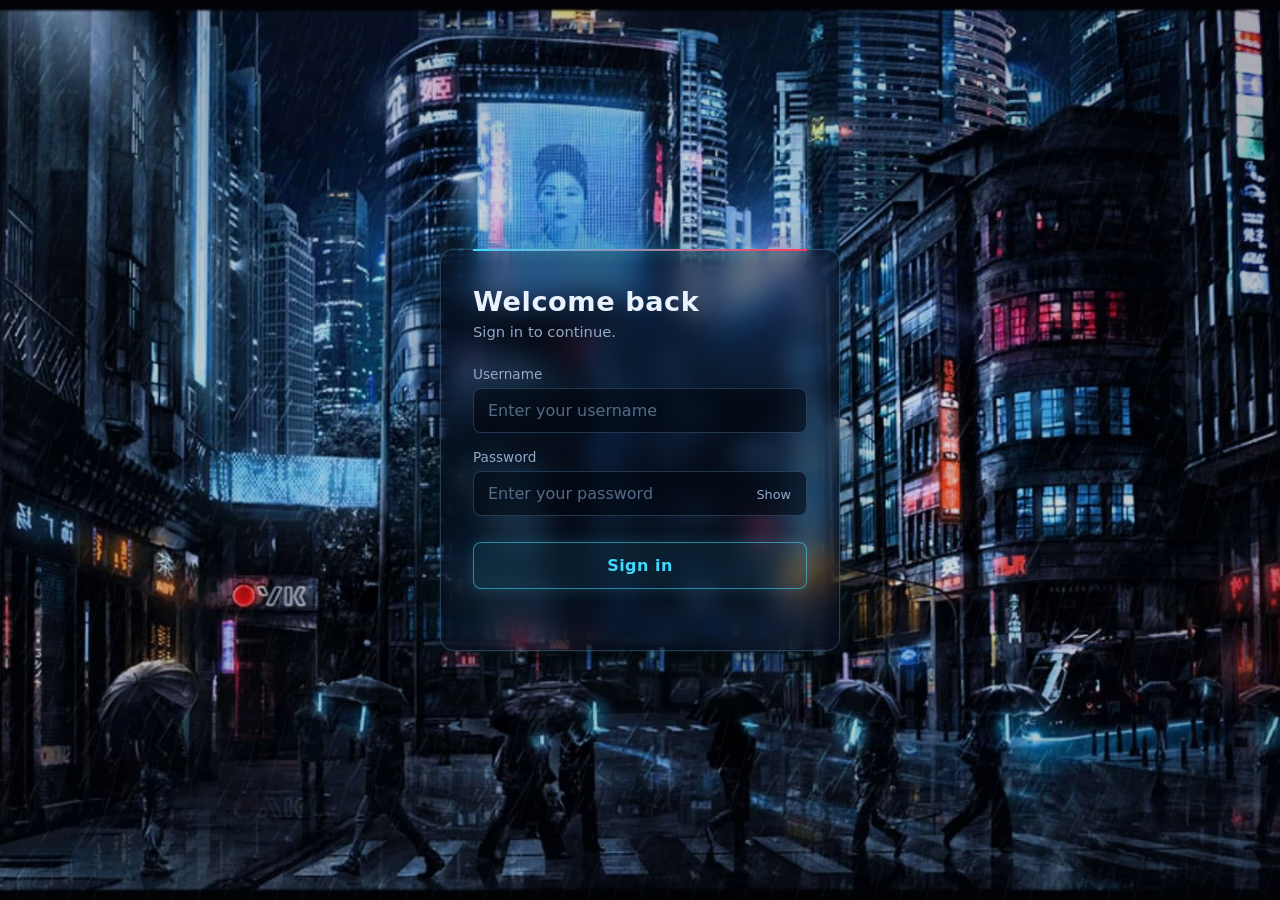
<file: payroll.html>
<!DOCTYPE html>
<html lang="en">
<head>
<meta charset="UTF-8">
<meta name="viewport" content="width=device-width, initial-scale=1">
<title>Payroll | RMV Manpover Services</title>
<link rel="stylesheet" href="style.css">
<style>
  table.reg { width:max-content; min-width:100%; table-layout:auto; }
  table.reg th:nth-child(n) { width:auto; }
  table.reg th, table.reg td { padding:11px 10px; text-align:right; overflow:visible; font-variant-numeric:tabular-nums; white-space:nowrap; }
  table.reg th { font-size:.72rem; }
  table.reg th.l, table.reg td.l { text-align:left; }
  table.reg td.who { position:sticky; left:0; z-index:2; background:#0a1426; border-right:1px solid var(--line); text-align:left; padding-left:16px; max-width:220px; overflow:hidden; text-overflow:ellipsis; }
  table.reg th.who { position:sticky; left:0; z-index:3; background:#0a1426; border-right:1px solid var(--line); text-align:left; padding-left:16px; }
  table.reg td.who small { display:block; color:var(--muted); font-size:.72rem; }
  table.reg td.net { font-weight:700; color:var(--cyan); }
  table.reg tfoot td { border-top:1px solid var(--line); font-weight:700; background:rgba(63,216,255,.05); }
  table.reg tfoot td.who { background:#0d1a30; }
  .warn { color:#ffc857; font-size:.78rem; margin-left:6px; }
  .editb { margin-left:6px; }

  .cards { display:grid; grid-template-columns:repeat(auto-fit,minmax(300px,1fr)); gap:18px; }
  .kv { padding:6px 18px 14px; }
  .kv div { display:flex; justify-content:space-between; gap:12px; padding:9px 0; border-bottom:1px solid rgba(130,195,255,.1); font-size:.92rem; font-variant-numeric:tabular-nums; }
  .kv div:last-child { border-bottom:0; }
  .kv div span:first-child { color:var(--muted); }
  .kv div.tot { font-weight:700; } .kv div.tot span:first-child { color:var(--ink); } .kv div.tot span:last-child { color:var(--cyan); }
  .note { padding:0 18px 16px; color:var(--muted); font-size:.8rem; line-height:1.5; }
  .note b { color:#ffc857; font-weight:600; }

  .fbar { display:flex; flex-wrap:wrap; align-items:center; justify-content:space-between; gap:10px 18px; padding:12px 18px; border-radius:14px; margin-bottom:18px; font-size:.88rem; color:var(--muted); }
  .fbar b { color:var(--ink); font-weight:600; }
  .fbar a { color:var(--cyan); text-decoration:none; font-weight:600; white-space:nowrap; }
  .fbar a:hover { text-decoration:underline; }
  details.rates { display:none; }
  details.rates summary { cursor:pointer; padding:14px 18px; font-weight:600; list-style:none; display:flex; justify-content:space-between; align-items:center; }
  details.rates summary::-webkit-details-marker { display:none; }
  details.rates summary span { color:var(--muted); font-weight:400; font-size:.85rem; }
  .rgrid { display:grid; grid-template-columns:repeat(auto-fill,minmax(150px,1fr)); gap:12px; padding:0 18px 16px; }
  .rgrid label { margin:0 0 5px; }
  .printhead { display:none; }
  .banner { padding:12px 16px; border-radius:12px; margin-bottom:16px; font-size:.88rem; color:#ffc857; border:1px solid rgba(255,200,87,.4); background:rgba(255,200,87,.08); }
  .banner[hidden] { display:none; }
  .hint { color:var(--muted); font-size:.8rem; margin-top:4px; }
  @media print {
    body::before, .rain, .bar, .tools, .actions, .toast, details.rates, .fbar, .editb, .banner, dialog { display:none !important; }
    body { background:#fff; color:#000; } .glass { background:none; border:0; box-shadow:none; backdrop-filter:none; }
    table.reg td.who, table.reg th.who, table.reg tfoot td.who { background:#fff; } table.reg td.net { color:#000; }
    .printhead { display:block; text-align:center; margin-bottom:10px; } .printhead h3 { font-size:1.1rem; } .printhead p { font-size:.8rem; }
    .scroll { overflow:visible; } table.reg { font-size:9px; } .kv div span:first-child, .note, .gmeta, .head p { color:#333; }
    .cards { grid-template-columns:1fr 1fr; }
  }
</style>
</head>
<body>
<script src="common.js"></script>
<script src="formula.js"></script>

  <div class="view">
    <main class="wrap">
      <div class="head">
        <div><h2>Payroll</h2><p id="paySummary"></p></div>
        <div class="actions">
          <button class="flow btn ghost" id="exportBtn"><span class="label">Export CSV</span></button>
          <button class="flow btn ghost" id="printBtn"><span class="label">Print</span></button>
        </div>
      </div>

      <div class="tools glass">
        <select id="coSel" aria-label="Company"></select>
        <select id="mSel" aria-label="Month"></select>
        <select id="ySel" aria-label="Year" style="flex:0 1 130px"></select>
      </div>

      <div class="fbar glass" id="fbar"></div>

      <div class="banner" id="banner" hidden></div>

      <section class="group glass">
        <div class="ghead">
          <h3><span id="gTitle">Company</span> <span class="count" id="gCount">0</span></h3>
          <span class="gmeta" id="gMonth"></span>
        </div>
        <div class="printhead" id="printHead"></div>
        <div class="scroll" id="regBody"></div>
      </section>

      <div class="cards" id="cards" style="margin-top:18px"></div>
    </main>
  </div>

  <dialog id="payDlg">
    <form id="payForm" novalidate>
      <h3 id="payTitle">Month inputs</h3>
      <p class="hint" id="payHint"></p>
      <div class="row">
        <div><label for="pPayable">Payable days</label><input id="pPayable" type="number" min="0" step="0.5"></div>
        <div><label for="pAbs">Absent / LWP days</label><input id="pAbs" type="number" min="0" step="0.5"></div>
      </div>
      <div class="row">
        <div><label for="pRate">Daily rate (this month)</label><input id="pRate" type="number" min="0" step="any"></div>
        <div><label for="pHra">HRA (this month)</label><input id="pHra" type="number" min="0" step="any"></div>
      </div>
      <div class="row">
        <div><label for="pAdv">Advance</label><input id="pAdv" type="number" min="0" step="any"></div>
        <div><label for="pOt">Overtime amount</label><input id="pOt" type="number" min="0" step="any"></div>
      </div>
      <div class="row">
        <div><label for="pArrear">Arrear salary</label><input id="pArrear" type="number" min="0" step="any"></div>
        <div><label for="pMeals">Free meals</label><input id="pMeals" type="number" min="0" step="any"></div>
      </div>
      <label style="display:flex;align-items:center;gap:10px;margin-top:16px;color:var(--ink)"><input type="checkbox" id="pSkip" style="width:auto"> Not paid this month (left or not working)</label>
      <div class="dact">
        <button type="button" class="flow btn ghost" id="payReset"><span class="label">Use defaults</span></button>
        <button type="button" class="flow btn ghost" id="payCancel"><span class="label">Cancel</span></button>
        <button type="submit" class="flow btn"><span class="label">Save</span></button>
      </div>
    </form>
  </dialog>

  <div class="toast" id="toast" hidden></div>

<script>
(function () {
  var EMP_KEY = 'rmvEmployees', ATT_KEY = 'rmvAttendance', PAY_KEY = 'rmvPayroll', PREF_KEY = 'rmvPayrollPrefs';
  var $ = function (id) { return document.getElementById(id); };
  var esc = function (v) { return String(v == null ? '' : v).replace(/[&<>"']/g, function (c) { return ({'&':'&amp;','<':'&lt;','>':'&gt;','"':'&quot;',"'":'&#39;'})[c]; }); };
  var load = function (k, d) { try { var v = JSON.parse(localStorage.getItem(k) || 'null'); return v == null ? d : v; } catch (e) { return d; } };
  var store = function (k, v) { try { localStorage.setItem(k, JSON.stringify(v)); } catch (e) {} };
  var money = function (n) { return Number(n || 0).toLocaleString('en-IN'); };
  var fmt = function (n) { return Number.isInteger(n) ? String(n) : (Math.round(n * 100) / 100).toString(); };

  var emp = load(EMP_KEY, { companies: [], employees: [] });
  if (!emp.companies || !emp.employees) emp = { companies: [], employees: [] };
  var att = load(ATT_KEY, {});
  var pay = load(PAY_KEY, {});
  var rates = RMVFormula.DEF;
  var prefs = load(PREF_KEY, {});

  var now = new Date();
  var qc = new URLSearchParams(location.search).get('company');
  var company = emp.companies.indexOf(qc) >= 0 ? qc : (emp.companies.indexOf(prefs.company) >= 0 ? prefs.company : (emp.companies[0] || ''));
  var month = /^\d{4}-\d{2}$/.test(prefs.month || '') ? prefs.month : now.getFullYear() + '-' + String(now.getMonth() + 1).padStart(2, '0');


  var MN = ['January','February','March','April','May','June','July','August','September','October','November','December'];
  (function () {
    var cy = new Date().getFullYear(), y = '';
    for (var k = 2020; k <= cy + 5; k++) y += '<option>' + k + '</option>';
    $('ySel').innerHTML = y;
    $('mSel').innerHTML = MN.map(function (n, i) { return '<option value="' + String(i + 1).padStart(2, '0') + '">' + n + '</option>'; }).join('');
  })();
  function setMonthUI() {
    var yy = month.slice(0, 4);
    if (![].some.call($('ySel').options, function (o) { return o.value === yy; })) $('ySel').insertAdjacentHTML('beforeend', '<option>' + yy + '</option>');
    $('mSel').value = month.slice(5); $('ySel').value = yy;
  }
  function onMonth() { month = $('ySel').value + '-' + $('mSel').value; prefs.month = month; store(PREF_KEY, prefs); render(); }

  function toast(msg, bad) {
    var t = $('toast'); t.textContent = msg; t.classList.toggle('bad', !!bad); t.hidden = false;
    clearTimeout(toast.t); toast.t = setTimeout(function () { t.hidden = true; }, 2600);
  }
  function monthDays() { var p = month.split('-'); return new Date(+p[0], +p[1], 0).getDate(); }
  function monthLabel() { var p = month.split('-'); return new Date(+p[0], +p[1] - 1, 1).toLocaleDateString(undefined, { month: 'long', year: 'numeric' }); }
  function people() { return emp.employees.filter(function (x) { return x.company === company; }); }
  function ov(id) { return (pay[month] && pay[month][id]) || {}; }

  // not paid this month: marked so, or (no entry yet) not paid in the latest earlier month that has an imported register
  function isSkipped(x) {
    var e = pay[month] && pay[month][x.id]; if (e) return !!e.skip;
    var mine = people(), ms = Object.keys(pay).filter(function (m) { return m < month; }).sort().reverse();
    for (var i = 0; i < ms.length; i++) {
      var m = ms[i]; if (!mine.some(function (v) { return pay[m][v.id] && pay[m][v.id].reg; })) continue;
      return !!(pay[m][x.id] && pay[m][x.id].skip);
    }
    return false;
  }
  // default payable days: whole month, or from the joining date if the person joined during this month
  function defaultPayable(x, days) {
    var m = String(x.joined || '').match(/^(\d{4})-(\d{2})-(\d{2})$/);
    if (m && m[1] + '-' + m[2] === month) return Math.max(0, days - (+m[3] - 1));
    if (m && m[1] + '-' + m[2] > month) return 0;
    return days;
  }
  // absent days from the attendance page (A + L + half of H), only if something was marked
  function fromAttendance(id) {
    var r = att[month] && att[month][id]; if (!r || !r.d) return null;
    var ks = Object.keys(r.d); if (!ks.length) return null;
    var a = 0; ks.forEach(function (k) { var s = r.d[k]; if (s === 'A' || s === 'L') a += 1; else if (s === 'H') a += 0.5; });
    return a;
  }

  function calc(x) {
    var days = monthDays(), o = ov(x.id);
    var payable = o.payable != null ? +o.payable : defaultPayable(x, days);
    var attAbs = fromAttendance(x.id), man = !!o.m, abs, absSrc;   // o.m: saved from the Edit box (otherwise it came from a register import)
    if (man && o.abs != null) { abs = +o.abs; absSrc = 'entered manually'; }
    else if (attAbs != null) { abs = attAbs; absSrc = 'from the Attendance page'; }
    else if (o.abs != null) { abs = +o.abs; absSrc = 'from the imported register'; }
    else { abs = 0; absSrc = 'none marked'; }
    var inp = { rate: +(o.rate != null ? o.rate : x.rate) || 0, hra: +(o.hra != null ? o.hra : x.hra) || 0, days: days, payable: payable, abs: abs,
                adv: +o.adv || 0, ot: +o.ot || 0, arrear: +o.arrear || 0, meals: +o.meals || 0 };
    var paidNow = Math.max(0, payable - abs);
    if (o.reg && o.reg.paid === paidNow && o.reg.rate === inp.rate && o.reg.hra === inp.hra) { inp.regBU = o.reg.BU; inp.regBV = o.reg.BV; }   // same inputs as the imported register: use its own amounts
    var k = RMVFormula.compute(inp, rates);
    return Object.assign({ days: days, payable: payable, abs: abs, absSrc: absSrc, rate: inp.rate, hra: inp.hra, adv: inp.adv,
                           ot: inp.ot, arrear: inp.arrear, meals: inp.meals, missing: !inp.rate, fromReg: inp.regBU != null }, k);
  }
  function bankOf(x) {
    var b = String(x.bank || '').trim();
    if (!b) return 'Other (no bank)';
    return /karur/i.test(b) ? 'KVB (Karur Vysya Bank)' : b;
  }
  function sum(rows, k) { return rows.reduce(function (s, r) { return s + r.c[k]; }, 0); }

  function render() {
    var sel = $('coSel');
    sel.innerHTML = emp.companies.length ? emp.companies.map(function (c) { return '<option>' + esc(c) + '</option>'; }).join('') : '<option value="">No companies</option>';
    sel.value = company; setMonthUI();

    rates = RMVFormula.getRates(company);
    var fb = $('fbar');
    fb.innerHTML = company
      ? '<span>Formula for <b>' + esc(company) + '</b>: PF ' + fmt(rates.pf) + '% \u00b7 ESI ' + fmt(rates.esi) + '% \u00b7 service ' + fmt(rates.svc) + '% \u00b7 employer PF ' + fmt(rates.pfEr) + '% \u00b7 employer ESI ' + fmt(rates.esiEr) + '% \u00b7 GST ' + fmt(rates.gst) + '%' + (RMVFormula.hasOwn(company) ? '' : ' (default)') + '</span><a href="formulas.html?company=' + encodeURIComponent(company) + '">Edit formula</a>'
      : '<span>Add a company to set its formula.</span>';
    var everyone = people(), list = everyone.filter(function (x) { return !isSkipped(x); });
    var notPaid = everyone.filter(function (x) { return isSkipped(x); });
    var rows = list.map(function (x) { return { x: x, c: calc(x) }; });
    $('paySummary').textContent = company ? rows.length + ' employee' + (rows.length === 1 ? '' : 's') + ' in ' + company : 'No companies added yet';
    $('gTitle').textContent = company || 'No company'; $('gCount').textContent = rows.length; $('gMonth').textContent = monthLabel();
    var info = (emp.info && emp.info[company]) || {};
    $('printHead').innerHTML = '<h3>Register of Payment of Wages/Salary for the month of ' + esc(monthLabel()) + '</h3><p>' + esc(company) + (info.address ? ' — ' + esc(info.address) : '') + '</p>';

    if (!emp.companies.length || !rows.length) {
      $('regBody').innerHTML = '<div class="empty"><h3>' + (emp.companies.length ? 'No employees in ' + esc(company) : 'No employees yet') + '</h3>' +
        '<p>Add them on the <a href="employees.html" style="color:var(--cyan)">Employees</a> page, or import a PayRegister .xlsx there.</p></div>';
      $('cards').innerHTML = ''; $('banner').hidden = true; return;
    }

    var missing = rows.filter(function (r) { return r.c.missing; });
    $('banner').hidden = !missing.length;
    if (missing.length) $('banner').textContent = missing.length + ' employee' + (missing.length === 1 ? ' has' : 's have') + ' no daily rate yet, so their pay shows 0. Add the rate on the Employees page (Edit).';

    var h = '<table class="reg"><thead><tr><th class="who">Employee</th><th>Abs</th><th>Paid days</th><th>Basic</th><th>HRA</th><th>Other</th><th>Gross</th><th>PF</th><th>ESI</th><th>Advance</th><th>Net payable</th><th></th></tr></thead><tbody>';
    rows.forEach(function (r, i) {
      var c = r.c, other = c.ot + c.arrear + c.meals;
      h += '<tr><td class="who">' + esc(r.x.name) + '<small>' + (i + 1) + ' · ' + esc(r.x.code || '') + (c.missing ? '<span class="warn">no rate</span>' : '') + '</small></td>' +
        '<td title="Absent days ' + esc(c.absSrc) + '">' + fmt(c.abs) + '</td><td title="Payable ' + fmt(c.payable) + ' of ' + c.days + ' days">' + fmt(c.paid) + '</td>' +
        '<td>' + money(c.BU) + '</td><td>' + money(c.BV) + '</td><td>' + (other ? money(other) : '-') + '</td><td>' + money(c.BY) + '</td>' +
        '<td>' + money(c.PF) + '</td><td>' + money(c.ESI) + '</td><td>' + (c.adv ? money(c.adv) : '-') + '</td><td class="net">' + money(c.net) + '</td>' +
        '<td><button class="linkbtn editb" data-edit="' + r.x.id + '">Edit</button></td></tr>';
    });
    h += '</tbody><tfoot><tr><td class="who">Total</td><td>' + fmt(sum(rows, 'abs')) + '</td><td>' + fmt(sum(rows, 'paid')) + '</td><td>' + money(sum(rows, 'BU')) + '</td><td>' + money(sum(rows, 'BV')) +
      '</td><td>' + money(sum(rows, 'ot') + sum(rows, 'arrear') + sum(rows, 'meals')) + '</td><td>' + money(sum(rows, 'BY')) + '</td><td>' + money(sum(rows, 'PF')) + '</td><td>' + money(sum(rows, 'ESI')) +
      '</td><td>' + money(sum(rows, 'adv')) + '</td><td class="net">' + money(sum(rows, 'net')) + '</td><td></td></tr></tfoot></table>';
    if (notPaid.length) h += '<p class="note" style="padding-top:12px">Not paid this month: ' + notPaid.map(function (x) { return esc(x.name) + ' <button class="linkbtn" data-inc="' + x.id + '">Include</button>'; }).join(' &nbsp;·&nbsp; ') + '</p>';
    $('regBody').innerHTML = h;

    // bank split
    var banks = {}; rows.forEach(function (r) { var b = bankOf(r.x); banks[b] = banks[b] || { n: 0, t: 0 }; banks[b].n++; banks[b].t += r.c.net; });
    var bh = '<section class="group glass"><div class="ghead"><h3>Bank transfer</h3><span class="gmeta">Net payable by bank</span></div><div class="kv">';
    Object.keys(banks).forEach(function (b) { bh += '<div><span>' + esc(b) + ' (' + banks[b].n + ')</span><span>' + money(banks[b].t) + '</span></div>'; });
    bh += '<div class="tot"><span>Total</span><span>' + money(sum(rows, 'net')) + '</span></div></div></section>';

    // client invoice
    var ih = '<section class="group glass"><div class="ghead"><h3>Client invoice</h3><span class="gmeta">Full-month gross, as in the register</span></div><div class="kv">' +
      '<div><span>Labour supply charges</span><span>' + money(sum(rows, 'BL')) + '</span></div>' +
      '<div><span>Service charges @' + fmt(rates.svc) + '%</span><span>' + money(sum(rows, 'BM')) + '</span></div>' +
      '<div><span>P.F @' + fmt(rates.pfEr) + '%</span><span>' + money(sum(rows, 'BN')) + '</span></div>' +
      '<div><span>E.S.I @' + fmt(rates.esiEr) + '%</span><span>' + money(sum(rows, 'BO')) + '</span></div>' +
      '<div><span>Total</span><span>' + money(sum(rows, 'BP')) + '</span></div>' +
      '<div><span>SGST @' + fmt(rates.gst) + '%</span><span>' + money(sum(rows, 'BQ')) + '</span></div>' +
      '<div><span>CGST @' + fmt(rates.gst) + '%</span><span>' + money(sum(rows, 'BR')) + '</span></div>' +
      '<div class="tot"><span>Invoice total</span><span>' + money(sum(rows, 'BS')) + '</span></div></div>' +
      (Math.abs(rates.esiEr - 75) < 0.001 ? '<p class="note"><b>Employer ESI is set to 75%.</b> That reproduces the uploaded September sheet, but the column is labelled 4.75%, so this looks like a typo. Change it on the Formulas page.</p>'
        : '<p class="note">Employer ESI uses ' + fmt(rates.esiEr) + '%, as the column is labelled. Your September sheet actually multiplied by 75% (Rs 10,947 for the first employee). Set Employer ESI to 75 on the Formulas page to match that sheet.</p>') + '</section>';
    $('cards').innerHTML = bh + ih;
  }

  /* ---- edit month inputs ---- */
  var editing = null;
  $('regBody').addEventListener('click', function (e) {
    var inc = e.target.closest('[data-inc]');
    if (inc) { pay[month] = pay[month] || {}; var en = pay[month][inc.dataset.inc] || {}; en.skip = false; pay[month][inc.dataset.inc] = en; store(PAY_KEY, pay); render(); toast('Included'); return; }
    var b = e.target.closest('[data-edit]'); if (!b) return;
    var x = emp.employees.find(function (v) { return v.id === b.dataset.edit; }); if (!x) return;
    editing = x; var o = ov(x.id), c = calc(x);
    $('payTitle').textContent = x.name + ' · ' + monthLabel();
    $('payHint').textContent = 'Leave payable days or absent days blank to use the defaults (' + fmt(defaultPayable(x, monthDays())) + ' payable days; absent days ' + c.absSrc + ').';
    $('pRate').value = o.rate != null ? o.rate : ''; $('pHra').value = o.hra != null ? o.hra : ''; $('pRate').placeholder = x.rate || ''; $('pHra').placeholder = x.hra || ''; $('pSkip').checked = isSkipped(x);
    $('pPayable').value = o.payable != null ? o.payable : ''; $('pAbs').value = o.abs != null ? o.abs : '';
    $('pAdv').value = o.adv || ''; $('pOt').value = o.ot || ''; $('pArrear').value = o.arrear || ''; $('pMeals').value = o.meals || '';
    $('payDlg').showModal();
  });
  $('payCancel').addEventListener('click', function () { $('payDlg').close(); });
  $('payReset').addEventListener('click', function () {
    if (pay[month]) delete pay[month][editing.id];
    store(PAY_KEY, pay); $('payDlg').close(); render(); toast('Back to defaults');
  });
  $('payForm').addEventListener('submit', function (e) {
    e.preventDefault();
    var v = function (id) { return $(id).value === '' ? null : Math.max(0, +$(id).value); };
    pay[month] = pay[month] || {};
    var oldReg = (ov(editing.id) || {}).reg;
    pay[month][editing.id] = { m: true, skip: $('pSkip').checked, rate: v('pRate'), hra: v('pHra'), reg: oldReg, payable: v('pPayable'), abs: v('pAbs'), adv: v('pAdv') || 0, ot: v('pOt') || 0, arrear: v('pArrear') || 0, meals: v('pMeals') || 0 };
    store(PAY_KEY, pay); $('payDlg').close(); render(); toast('Saved');
  });

  /* ---- toolbar and rates ---- */
  $('coSel').addEventListener('change', function () { company = this.value; prefs.company = company; store(PREF_KEY, prefs); render(); });
  $('mSel').addEventListener('change', onMonth); $('ySel').addEventListener('change', onMonth);

  /* ---- export / print ---- */
  $('exportBtn').addEventListener('click', function () {
    var rows = people().map(function (x) { return { x: x, c: calc(x) }; });
    if (!rows.length) { toast('Nothing to export', true); return; }
    var q = function (v) { return '"' + String(v == null ? '' : v).replace(/"/g, '""') + '"'; };
    var head = ['sn','code','name','bank','ac_no','month_days','payable_days','absent','paid_days','basic_full','hra_full','gross_full','basic','hra','overtime','arrear','free_meals','gross','pf','esi','advance','total_deduction','net_payable',
      'labour_supply','service_charge','employer_pf','employer_esi','invoice_total','sgst','cgst','invoice_grand_total'];
    var lines = [head.join(',')].concat(rows.map(function (r, i) {
      var c = r.c, x = r.x;
      return [i + 1, q(x.code), q(x.name), q(x.bank), q(x.acNo), c.days, c.payable, c.abs, c.paid, c.AZ, c.hra, c.BF, c.BU, c.BV, c.ot, c.arrear, c.meals, c.BY, c.PF, c.ESI, c.adv, c.ded, c.net,
        c.BL, c.BM, c.BN, c.BO, c.BP, c.BQ, c.BR, c.BS].join(',');
    }));
    var a = document.createElement('a'); a.href = URL.createObjectURL(new Blob([lines.join('\r\n')], { type: 'text/csv' }));
    a.download = 'payroll-' + company.replace(/[^\w]+/g, '-') + '-' + month + '.csv'; document.body.appendChild(a); a.click(); a.remove();
  });
  $('printBtn').addEventListener('click', function () { window.print(); });

  render();
})();
</script>
</body>
</html>
</file>
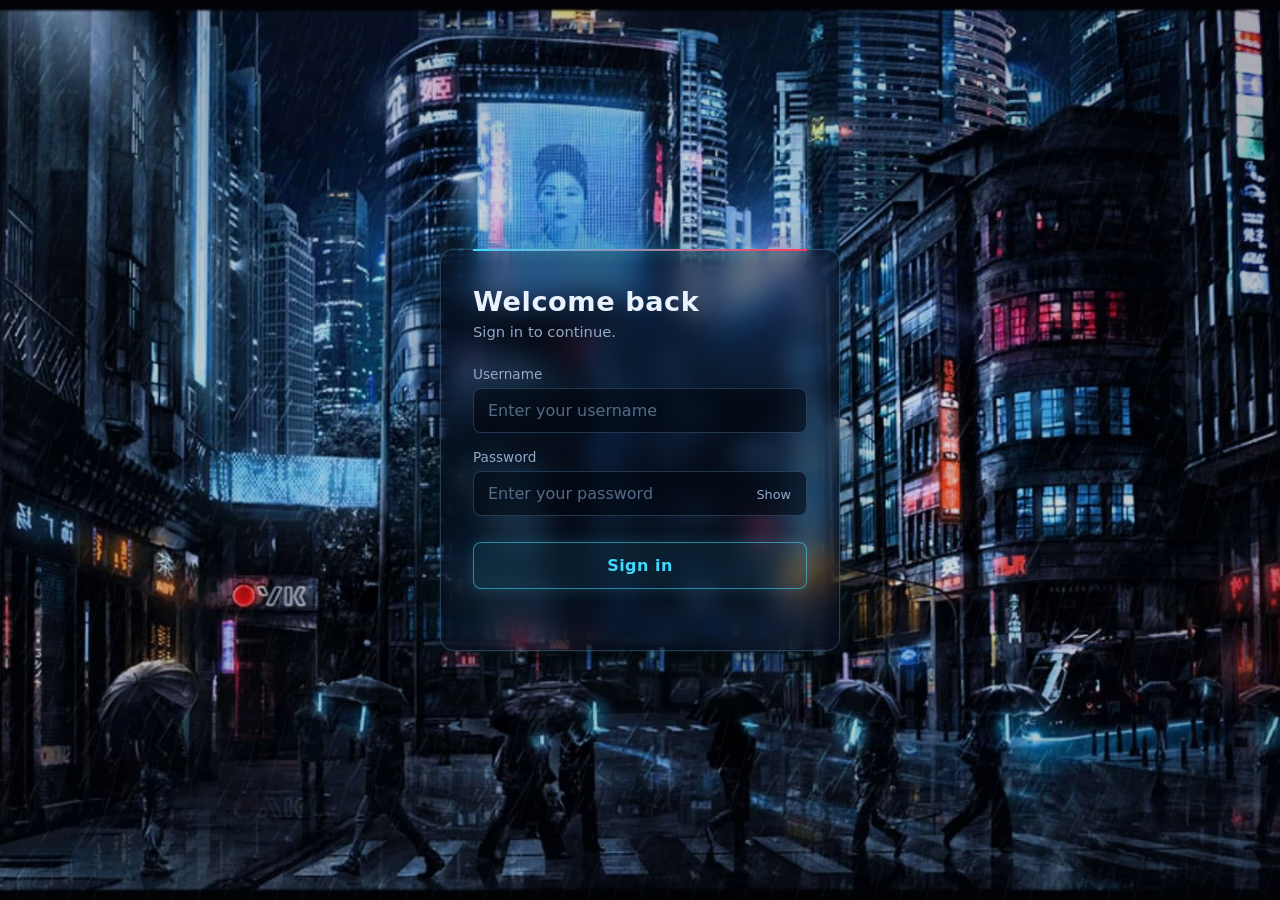
<file: reports.html>
<!DOCTYPE html>
<html lang="en">
<head>
<meta charset="UTF-8">
<meta name="viewport" content="width=device-width, initial-scale=1">
<title>Reports | RMV Manpover Services</title>
<link rel="stylesheet" href="style.css">
</head>
<body>
<script src="common.js"></script>
  <div class="view">
    <main class="wrap">
      <div class="head">
        <div><h2>Reports</h2><p id="repSummary"></p></div>
        <div class="actions"><button class="flow btn ghost" id="repExport"><span class="label">Export summary CSV</span></button></div>
      </div>
      <section class="group glass">
        <div class="ghead"><h3>Employees by company</h3></div>
        <div id="repBody"></div>
      </section>
    </main>
  </div>
<script>
  var db = { companies: [], employees: [] };
  try { var s = JSON.parse(localStorage.getItem('rmvEmployees') || 'null'); if (s && s.companies && s.employees) db = s; } catch (e) {}
  var esc = function (v) { return String(v == null ? '' : v).replace(/[&<>"']/g, function (c) { return ({'&':'&amp;','<':'&lt;','>':'&gt;','"':'&quot;',"'":'&#39;'})[c]; }); };

  var rows = db.companies.map(function (c) { return { company: c, n: db.employees.filter(function (x) { return x.company === c; }).length }; });
  var total = db.employees.length, max = Math.max.apply(null, rows.map(function (r) { return r.n; }).concat([1]));
  document.getElementById('repSummary').textContent = rows.length
    ? total + ' employee' + (total === 1 ? '' : 's') + ' across ' + rows.length + ' compan' + (rows.length === 1 ? 'y' : 'ies')
    : 'No companies added yet';

  document.getElementById('repBody').innerHTML = rows.length
    ? '<div class="scroll"><table style="min-width:0"><thead><tr><th style="width:34%">Company</th><th style="width:12%">Employees</th><th>Share</th></tr></thead><tbody>' +
      rows.map(function (r) {
        var pct = total ? Math.round(r.n / total * 100) : 0;
        return '<tr><td>' + esc(r.company) + '</td><td>' + r.n + '</td><td><div style="display:flex;align-items:center;gap:10px">' +
          '<div style="flex:1;height:8px;border-radius:99px;background:rgba(130,195,255,.15);overflow:hidden"><div style="height:100%;width:' + (r.n / max * 100) + '%;background:linear-gradient(90deg,#3fd8ff,#ff3b5c)"></div></div>' +
          '<span style="color:var(--muted);font-size:.82rem;width:38px;text-align:right">' + pct + '%</span></div></td></tr>';
      }).join('') + '</tbody></table></div>'
    : '<p class="none">Add companies and employees on the Employees page to see this report.</p>';

  document.getElementById('repExport').addEventListener('click', function () {
    if (!rows.length) return;
    var csv = ['company,employees'].concat(rows.map(function (r) { return '"' + r.company.replace(/"/g, '""') + '",' + r.n; })).join('\r\n');
    var a = document.createElement('a'); a.href = URL.createObjectURL(new Blob([csv], { type: 'text/csv' })); a.download = 'employees-by-company.csv';
    document.body.appendChild(a); a.click(); a.remove();
  });
</script>
</body>
</html>
</file>
<file: style.css>
:root {
    --ink:#eaf2ff; --muted:#93a9c8; --cyan:#3fd8ff; --neon-red:#ff3b5c;
    --glass:rgba(8,16,32,.52); --panel:rgba(6,12,24,.5); --line:rgba(130,195,255,.24);
  }
  * { box-sizing:border-box; margin:0; }
  body {
    font-family:"Segoe UI",system-ui,-apple-system,sans-serif; color:var(--ink);
    background:#050a14 url("[data-uri]") center / cover no-repeat fixed;
    min-height:100vh; position:relative;
  }
  body::before { content:""; position:fixed; inset:0; z-index:0; transition:background .5s;
    background:radial-gradient(ellipse at center, rgba(3,8,18,0) 0%, rgba(3,8,18,.35) 100%); }
  body.in-home::before { background:linear-gradient(180deg, rgba(3,8,18,.55) 0%, rgba(3,8,18,.15) 40%, rgba(3,8,18,.7) 100%); }
  .rain { position:fixed; inset:0; z-index:0; pointer-events:none; opacity:.28;
    background-image:linear-gradient(105deg,transparent 48%,rgba(170,210,255,.16) 50%,transparent 52%);
    background-size:26px 140px; animation:fall .7s linear infinite; }
  @keyframes fall { to { background-position:-26px 140px; } }

  .view { position:relative; z-index:1; min-height:100vh; animation:viewIn .5s ease both; }
  .view[hidden] { display:none; }
  @keyframes viewIn { from { opacity:0; transform:translateY(10px); } to { opacity:1; transform:none; } }

  .glass {
    background:var(--glass); border:1px solid var(--line);
    backdrop-filter:blur(16px) saturate(140%); -webkit-backdrop-filter:blur(16px) saturate(140%);
    box-shadow:0 20px 60px rgba(0,0,0,.45);
  }

  /* ================= LOGIN ================= */
  #loginView { display:grid; place-items:center; padding:24px; }
  #loginView[hidden] { display:none; }
  .card {
    position:relative; width:min(400px,100%); padding:36px 32px 30px;
    background:var(--panel); border:1px solid var(--line); border-radius:14px;
    backdrop-filter:blur(14px) saturate(130%); -webkit-backdrop-filter:blur(14px) saturate(130%);
    box-shadow:0 0 0 1px rgba(63,216,255,.06), 0 24px 70px rgba(0,0,0,.6), 0 0 60px rgba(63,216,255,.12);
  }
  .card::before { content:""; position:absolute; left:32px; right:32px; top:-1px; height:2px;
    background:linear-gradient(90deg,var(--cyan),var(--neon-red)); box-shadow:0 0 14px var(--cyan); }
  .card h1 { font-size:1.7rem; font-weight:600; letter-spacing:.02em; }
  .card .sub { color:var(--muted); font-size:.92rem; margin:6px 0 26px; }
  label { display:block; font-size:.85rem; color:var(--muted); margin:16px 0 6px; }
  input {
    width:100%; padding:12px 14px; font:inherit; color:var(--ink);
    background:rgba(2,8,18,.6); border:1px solid var(--line); border-radius:8px; outline:none;
    transition:border-color .2s, box-shadow .2s;
  }
  input::placeholder { color:#566a86; }
  input:focus-visible { border-color:var(--cyan); box-shadow:0 0 0 3px rgba(63,216,255,.25); }
  .pw { position:relative; }
  .pw button { position:absolute; right:8px; top:50%; transform:translateY(-50%); background:none; border:0;
    color:var(--muted); font:inherit; font-size:.8rem; cursor:pointer; padding:6px 8px; border-radius:6px; }
  .pw button:hover { color:var(--ink); }
  .pw input { padding-right:64px; }

  /* color-flow button (shared by Sign in and Sign out) */
  .flow {
    position:relative; isolation:isolate; overflow:hidden; cursor:pointer;
    font:inherit; font-weight:600; letter-spacing:.03em;
    color:var(--cyan); background:rgba(63,216,255,.07);
    border:1px solid rgba(63,216,255,.55); border-radius:8px;
    box-shadow:0 0 16px rgba(63,216,255,.18);
    transition:color .3s, box-shadow .3s, border-color .3s;
  }
  .flow .label { position:relative; z-index:2; }
  .flow::before { content:""; position:absolute; inset:0; z-index:1; opacity:0; transition:opacity .3s;
    background:linear-gradient(90deg,#3fd8ff,#ff3b5c,#3fd8ff); background-size:200% 100%; }
  .flow:hover, .flow.busy, .flow.done { color:#02121c; border-color:transparent;
    box-shadow:0 0 26px rgba(63,216,255,.4), 0 0 26px rgba(255,59,92,.25); }
  .flow:hover::before, .flow.busy::before, .flow.done::before { opacity:1; animation:flow 1.4s linear infinite; }
  .flow.busy::before { animation-duration:.6s; }
  @keyframes flow { to { background-position:-200% 0; } }
  .flow:focus-visible, .tile:focus-visible { outline:2px solid #fff; outline-offset:4px; }

  .submit { width:100%; margin-top:26px; padding:13px; }
  .flow.done { animation:pop .45s ease-out; }
  @keyframes pop { 0% { transform:scale(.97); } 60% { transform:scale(1.02); } 100% { transform:scale(1); } }
  .flow.fail { color:var(--neon-red); border-color:var(--neon-red); animation:shake .4s; }
  .flow.fail::before { opacity:0; }
  @keyframes shake { 20%,60% { transform:translateX(-5px); } 40%,80% { transform:translateX(5px); } }
  .error { min-height:1.2em; margin-top:14px; font-size:.88rem; color:var(--neon-red); }

  /* ================= HOME ================= */
  .bar {
    position:sticky; top:12px; z-index:5; margin:12px auto 0; width:min(1180px,calc(100% - 28px));
    display:flex; align-items:center; justify-content:space-between; gap:14px;
    padding:12px 16px 12px 14px; border-radius:16px;
  }
  .brand { display:flex; align-items:center; gap:12px; min-width:0; }
  .mark { flex:none; width:40px; height:40px; border-radius:11px; display:grid; place-items:center;
    font-weight:800; font-size:.8rem; letter-spacing:.04em; color:#02121c;
    background:linear-gradient(135deg,var(--cyan),#8ff0ff 55%,var(--neon-red) 130%); box-shadow:0 0 22px rgba(63,216,255,.5); }
  .name { font-weight:700; letter-spacing:.14em; font-size:clamp(.85rem,2.2vw,1.2rem);
    white-space:nowrap; overflow:hidden; text-overflow:ellipsis; text-shadow:0 0 14px rgba(63,216,255,.45); }
  .right { display:flex; align-items:center; gap:12px; }
  .user { display:flex; align-items:center; gap:9px; font-size:.88rem; color:var(--muted); }
  .dot { width:9px; height:9px; border-radius:50%; background:#3dffa0; box-shadow:0 0 10px #3dffa0; }
  .out { padding:9px 18px; font-size:.88rem; border-radius:10px; }

  #homeView main { width:min(1180px,calc(100% - 28px)); margin:0 auto; padding:44px 0 40px; }
  .hero { display:grid; grid-template-columns:1fr auto; gap:24px; align-items:end; margin-bottom:30px; }
  .hello { font-size:clamp(2rem,5.5vw,3.6rem); font-weight:700; line-height:1.05; letter-spacing:-.02em; }
  .hello em { font-style:normal; background:linear-gradient(90deg,var(--cyan),var(--neon-red)); -webkit-background-clip:text; background-clip:text; color:transparent; }
  .hero .sub { margin-top:12px; color:var(--muted); font-size:1.05rem; max-width:46ch; }
  .clock { padding:18px 24px; border-radius:18px; text-align:right; min-width:230px; }
  .time { font-size:2.5rem; font-weight:600; font-variant-numeric:tabular-nums; letter-spacing:.02em; line-height:1; }
  .time small { font-size:1rem; color:var(--cyan); margin-left:4px; }
  .date { margin-top:8px; color:var(--muted); font-size:.92rem; }

  .grid { display:grid; grid-template-columns:repeat(3,1fr); gap:16px; }
  .tile { --mx:50%; --my:50%; position:relative; display:flex; flex-direction:column; gap:14px; min-height:190px; padding:22px;
    border-radius:18px; text-decoration:none; color:inherit; overflow:hidden;
    transition:transform .3s ease, border-color .3s, box-shadow .3s; }
  .tile::before { content:""; position:absolute; inset:0; opacity:0; transition:opacity .3s; pointer-events:none;
    background:radial-gradient(260px circle at var(--mx) var(--my), rgba(63,216,255,.2), transparent 70%); }
  .tile:hover { transform:translateY(-6px); border-color:rgba(63,216,255,.7); box-shadow:0 22px 60px rgba(0,0,0,.55), 0 0 36px rgba(63,216,255,.22); }
  .tile:hover::before { opacity:1; }
  .ico { width:48px; height:48px; border-radius:14px; display:grid; place-items:center; color:var(--cyan);
    background:rgba(63,216,255,.1); border:1px solid rgba(63,216,255,.35); box-shadow:0 0 20px rgba(63,216,255,.15) inset; }
  .ico svg { width:24px; height:24px; fill:none; stroke:currentColor; stroke-width:1.7; stroke-linecap:round; stroke-linejoin:round; }
  .tile:nth-child(even) .ico { color:var(--neon-red); background:rgba(255,59,92,.1); border-color:rgba(255,59,92,.35); }
  .tile h3 { font-size:1.15rem; font-weight:600; }
  .tile p { color:var(--muted); font-size:.9rem; line-height:1.45; }
  .go { margin-top:auto; font-size:.85rem; color:var(--cyan); display:flex; align-items:center; gap:6px; }
  .go svg { width:16px; height:16px; fill:none; stroke:currentColor; stroke-width:2; transition:transform .3s; }
  .tile:hover .go svg { transform:translateX(5px); }
  footer { text-align:center; color:var(--muted); font-size:.82rem; padding:0 0 28px; }


  .bar[hidden] { display:none; }
  .out[hidden] { display:none; }

  /* ================= EMPLOYEES ================= */
  .wrap { width:min(1180px,calc(100% - 28px)); margin:0 auto; padding:34px 0 40px; }
  .head { display:flex; flex-wrap:wrap; align-items:flex-end; justify-content:space-between; gap:16px; margin-bottom:18px; }
  .head h2 { font-size:clamp(1.7rem,4vw,2.4rem); font-weight:700; letter-spacing:-.01em; }
  .head p { color:var(--muted); margin-top:6px; }
  .actions { display:flex; flex-wrap:wrap; gap:10px; }
  .btn { padding:10px 18px; font-size:.9rem; border-radius:10px; }
  .btn.ghost { color:var(--ink); border-color:var(--line); background:rgba(255,255,255,.04); box-shadow:none; }
  .btn.ghost:hover { color:#02121c; }

  .tools { display:flex; flex-wrap:wrap; gap:12px; padding:14px; border-radius:14px; margin-bottom:22px; }
  .tools input, .tools select { width:auto; flex:1 1 220px; }
  select {
    padding:12px 14px; font:inherit; color:var(--ink); background:rgba(2,8,18,.6);
    border:1px solid var(--line); border-radius:8px; outline:none;
  }
  select:focus-visible { border-color:var(--cyan); box-shadow:0 0 0 3px rgba(63,216,255,.25); }
  select option { background:#0a1426; color:var(--ink); }

  .group { border-radius:16px; margin-bottom:18px; overflow:hidden; }
  .ghead { display:flex; align-items:center; justify-content:space-between; gap:12px; padding:14px 18px;
    border-bottom:1px solid var(--line); background:rgba(63,216,255,.05); }
  .ghead h3 { font-size:1.05rem; font-weight:600; display:flex; align-items:center; gap:10px; }
  .count { font-size:.78rem; font-weight:600; color:#02121c; background:var(--cyan); border-radius:999px; padding:2px 10px; }
  .linkbtn { background:none; border:0; color:var(--muted); font:inherit; font-size:.82rem; cursor:pointer; padding:4px 8px; border-radius:6px; }
  .linkbtn:hover { color:var(--cyan); } .linkbtn.del:hover { color:var(--neon-red); }
  .scroll { overflow-x:auto; }
  table { width:100%; border-collapse:collapse; font-size:.92rem; min-width:680px; table-layout:fixed; }
  th:nth-child(1) { width:11%; } th:nth-child(2) { width:25%; } th:nth-child(3) { width:21%; } th:nth-child(4) { width:17%; } th:nth-child(5) { width:14%; } th:nth-child(6) { width:12%; }
  td { overflow:hidden; text-overflow:ellipsis; }
  th { text-align:left; font-weight:600; font-size:.76rem; letter-spacing:.08em; text-transform:uppercase; color:var(--muted); padding:11px 18px; }
  td { padding:12px 18px; border-top:1px solid rgba(130,195,255,.1); }
  tbody tr:hover { background:rgba(63,216,255,.06); }
  td.act { text-align:right; white-space:nowrap; }
  .none { padding:18px; color:var(--muted); font-size:.9rem; }
  .empty { text-align:center; padding:56px 20px; color:var(--muted); border-radius:16px; }
  .empty h3 { color:var(--ink); font-size:1.2rem; margin-bottom:6px; }

  dialog { margin:auto; width:min(440px,calc(100% - 28px)); padding:26px; color:var(--ink);
    background:rgba(8,16,32,.92); border:1px solid var(--line); border-radius:16px;
    box-shadow:0 30px 80px rgba(0,0,0,.7), 0 0 60px rgba(63,216,255,.12); }
  dialog::backdrop { background:rgba(2,6,14,.6); backdrop-filter:blur(4px); }
  dialog h3 { font-size:1.25rem; margin-bottom:4px; }
  .row { display:grid; grid-template-columns:1fr 1fr; gap:12px; }
  .dact { display:flex; justify-content:flex-end; gap:10px; margin-top:22px; }
  .toast { position:fixed; left:50%; bottom:26px; transform:translateX(-50%); z-index:30; padding:11px 20px; border-radius:10px;
    background:rgba(8,16,32,.95); border:1px solid var(--cyan); box-shadow:0 0 26px rgba(63,216,255,.3); font-size:.9rem; }
  .toast[hidden] { display:none; }
  .toast.bad { border-color:var(--neon-red); box-shadow:0 0 26px rgba(255,59,92,.3); }
  @media (max-width:520px) { .row { grid-template-columns:1fr; } }

  @media (max-width:760px) {
    .bar { padding:9px 10px; gap:8px; top:8px; width:calc(100% - 20px); }
    .bar .name { display:none; }
    .bar .brand { gap:8px; } .bar .right { gap:8px; } .bar .user { display:none; }
    .bar .out { padding:8px 12px; font-size:.82rem; }
    .head h2 { font-size:1.7rem; }
  }
  @media (max-width:980px) { .grid { grid-template-columns:repeat(2,1fr); } }
  @media (max-width:640px) {
    .hero { grid-template-columns:1fr; } .clock { text-align:left; }
    .grid { grid-template-columns:1fr; } .user span { display:none; } .tile { min-height:0; }
  }
  @media (prefers-reduced-motion:reduce) {
    .rain, .flow, .flow::before, .view { animation:none !important; } .tile, .tile .go svg { transition:none; }
  }
</file>
